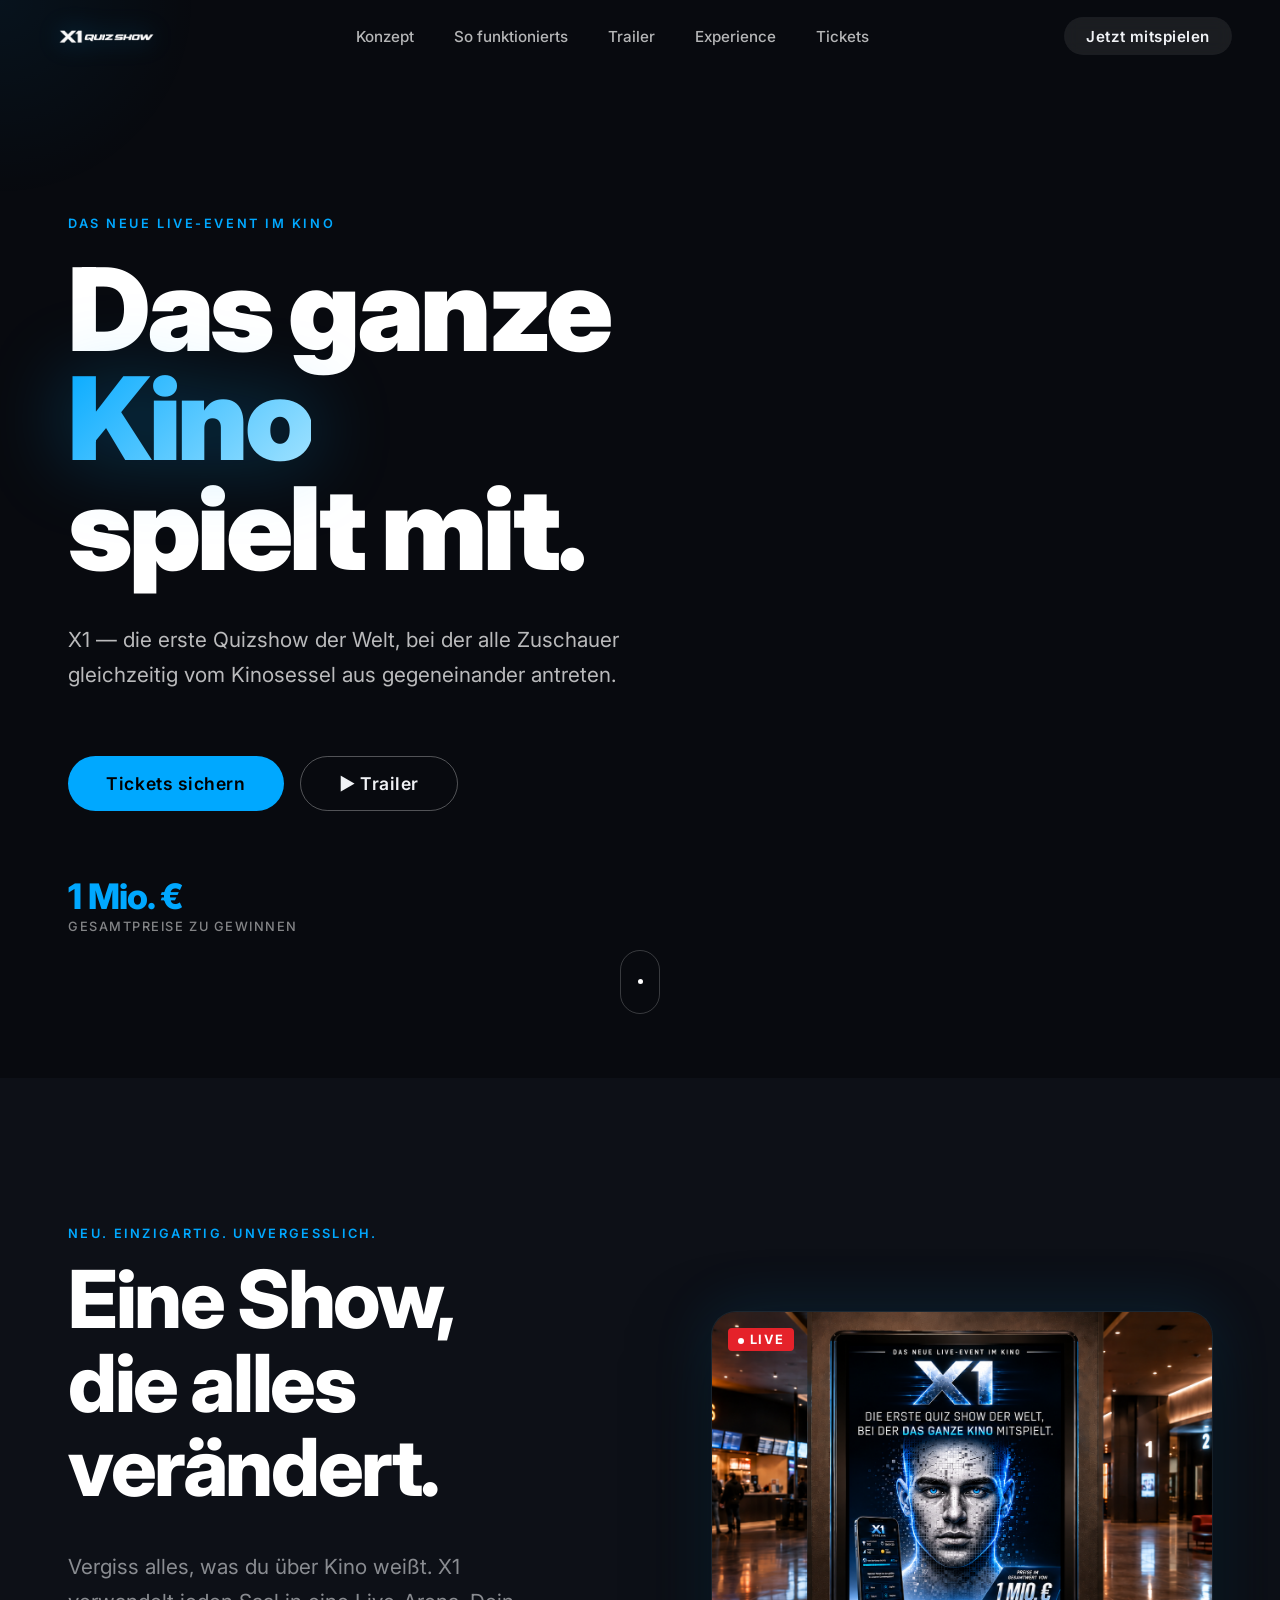
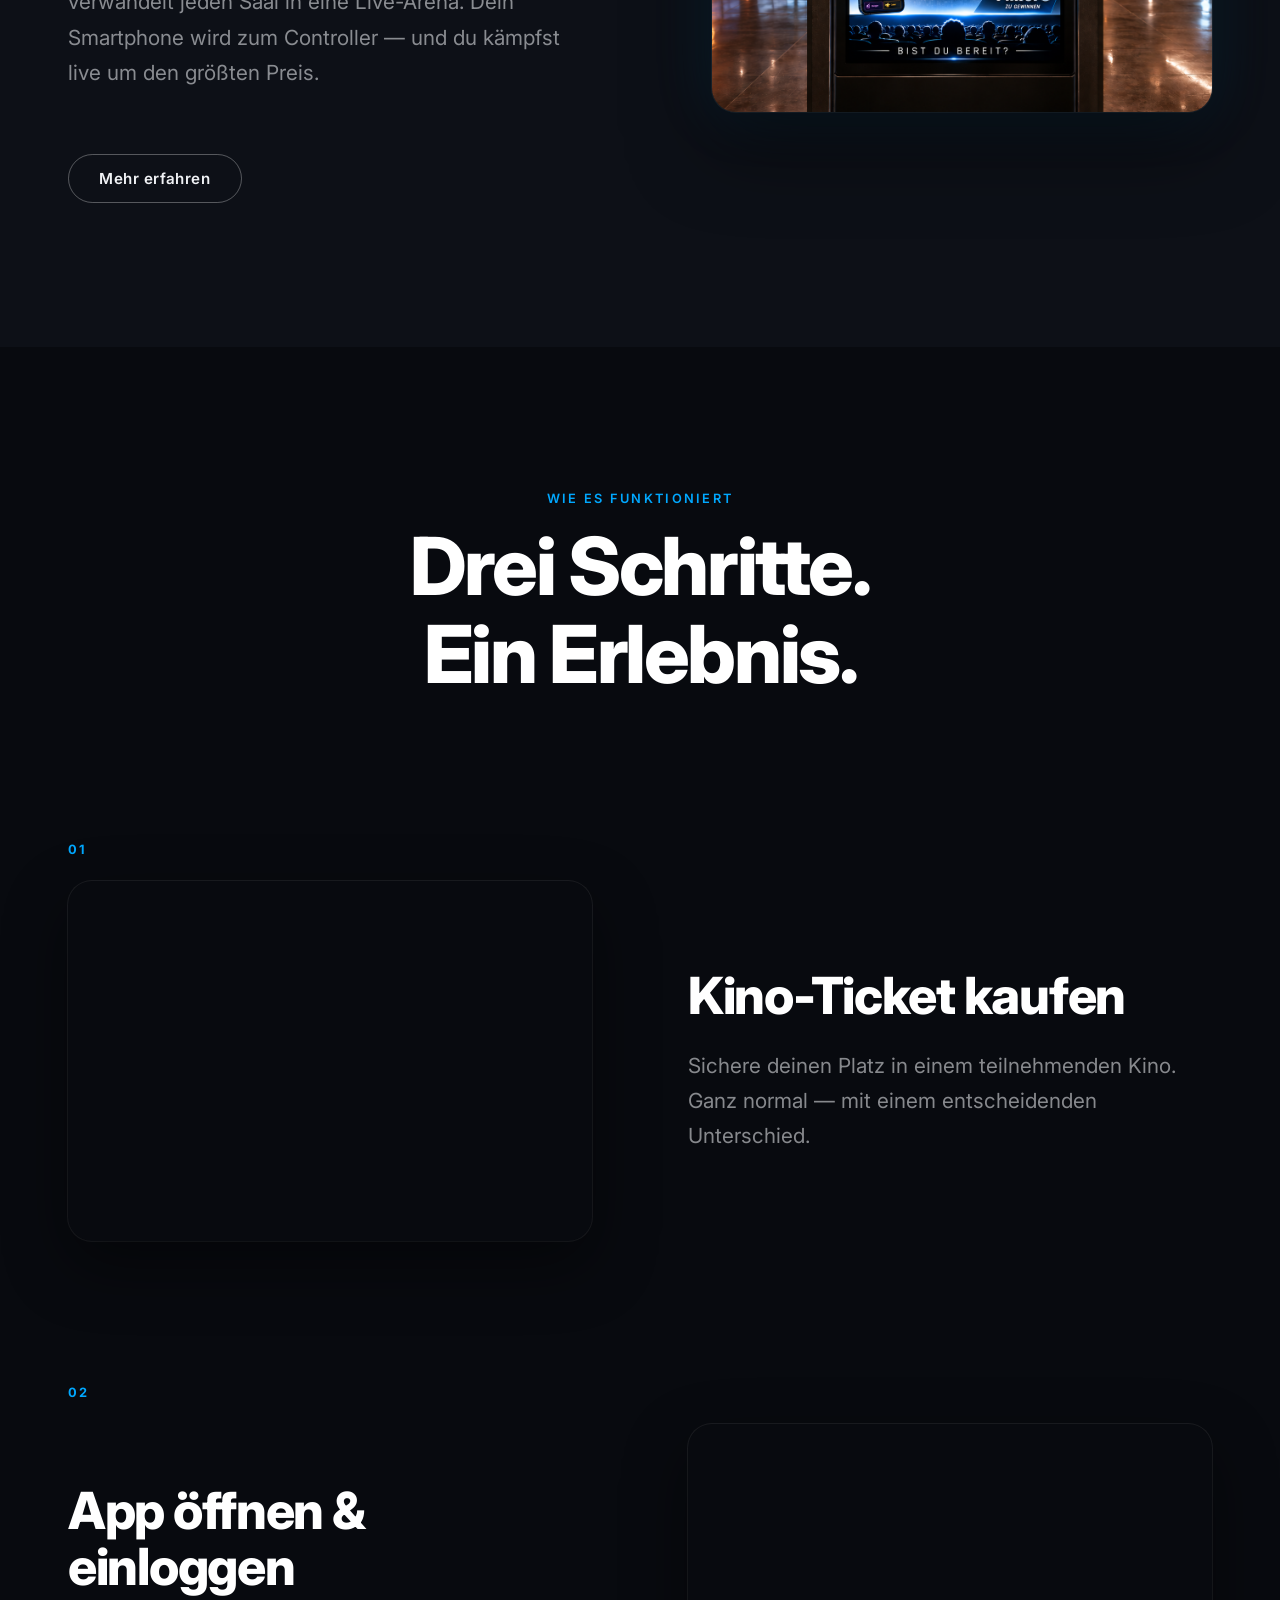
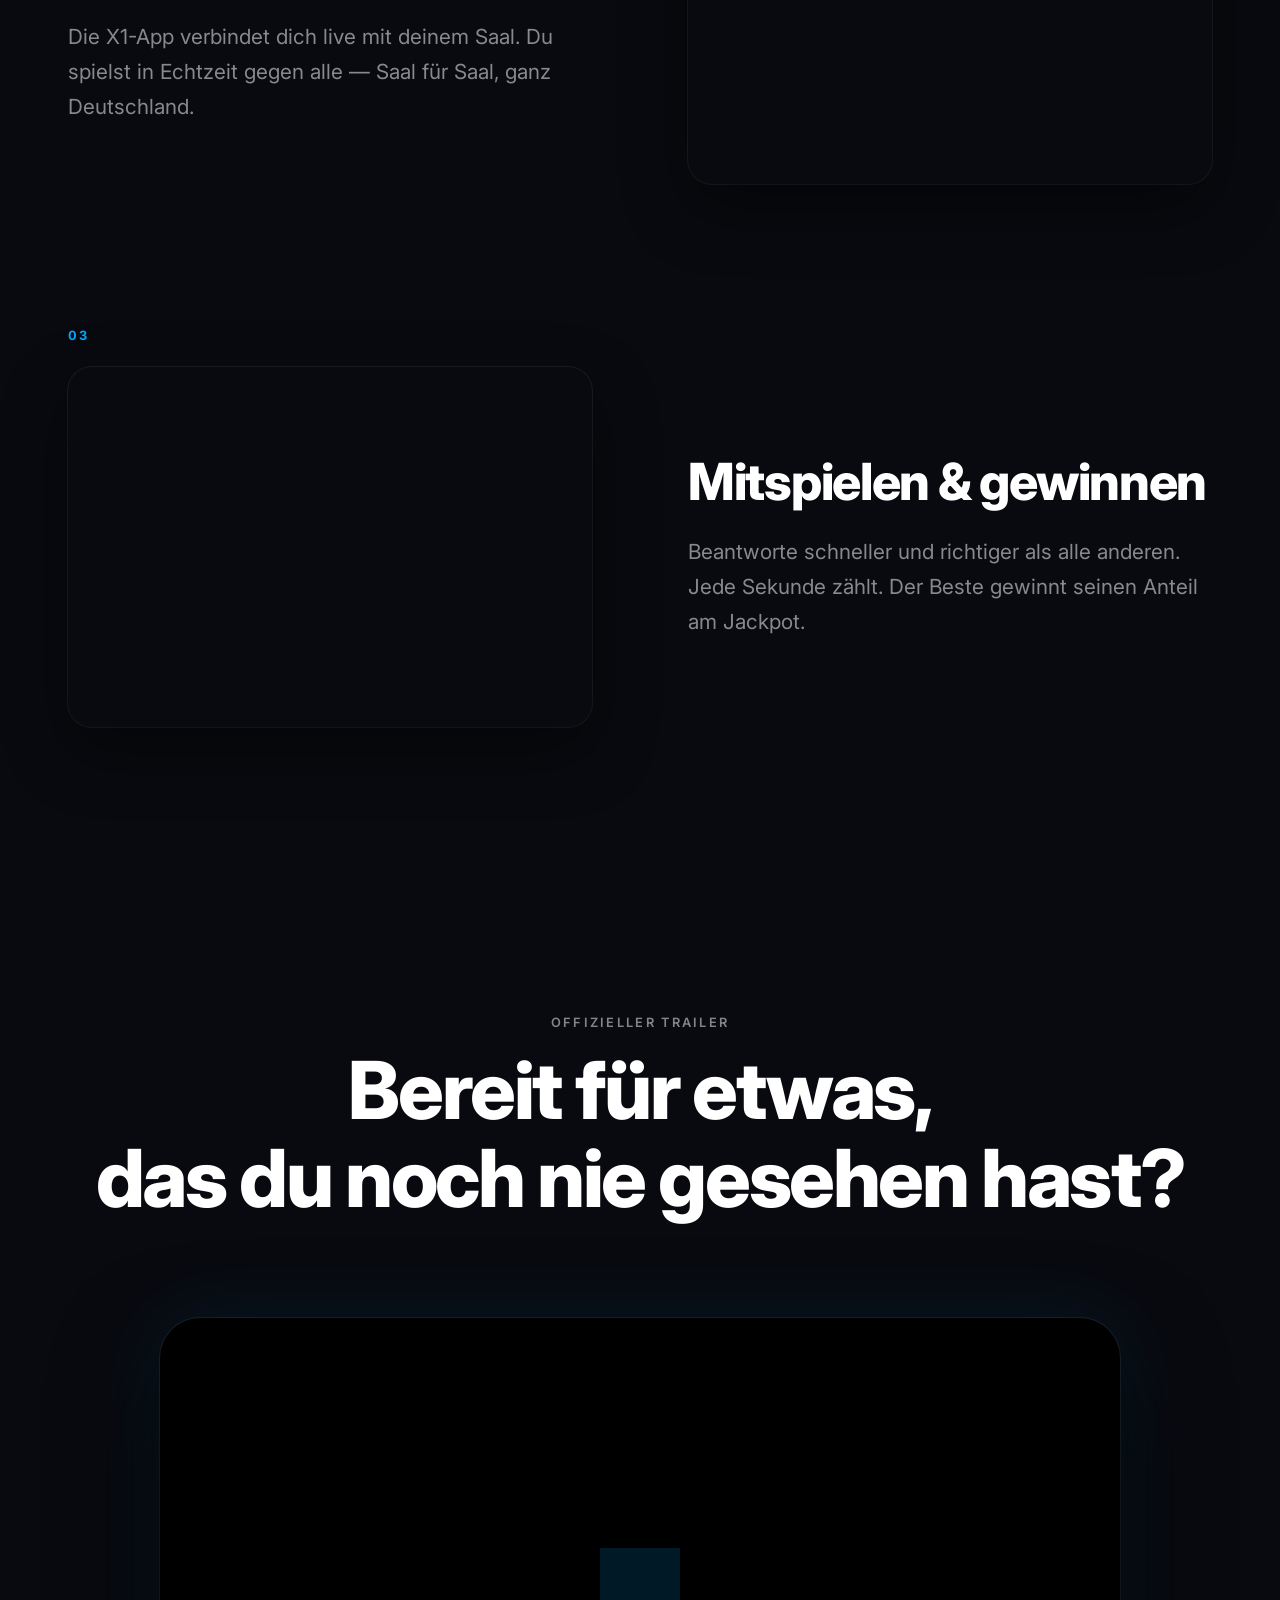
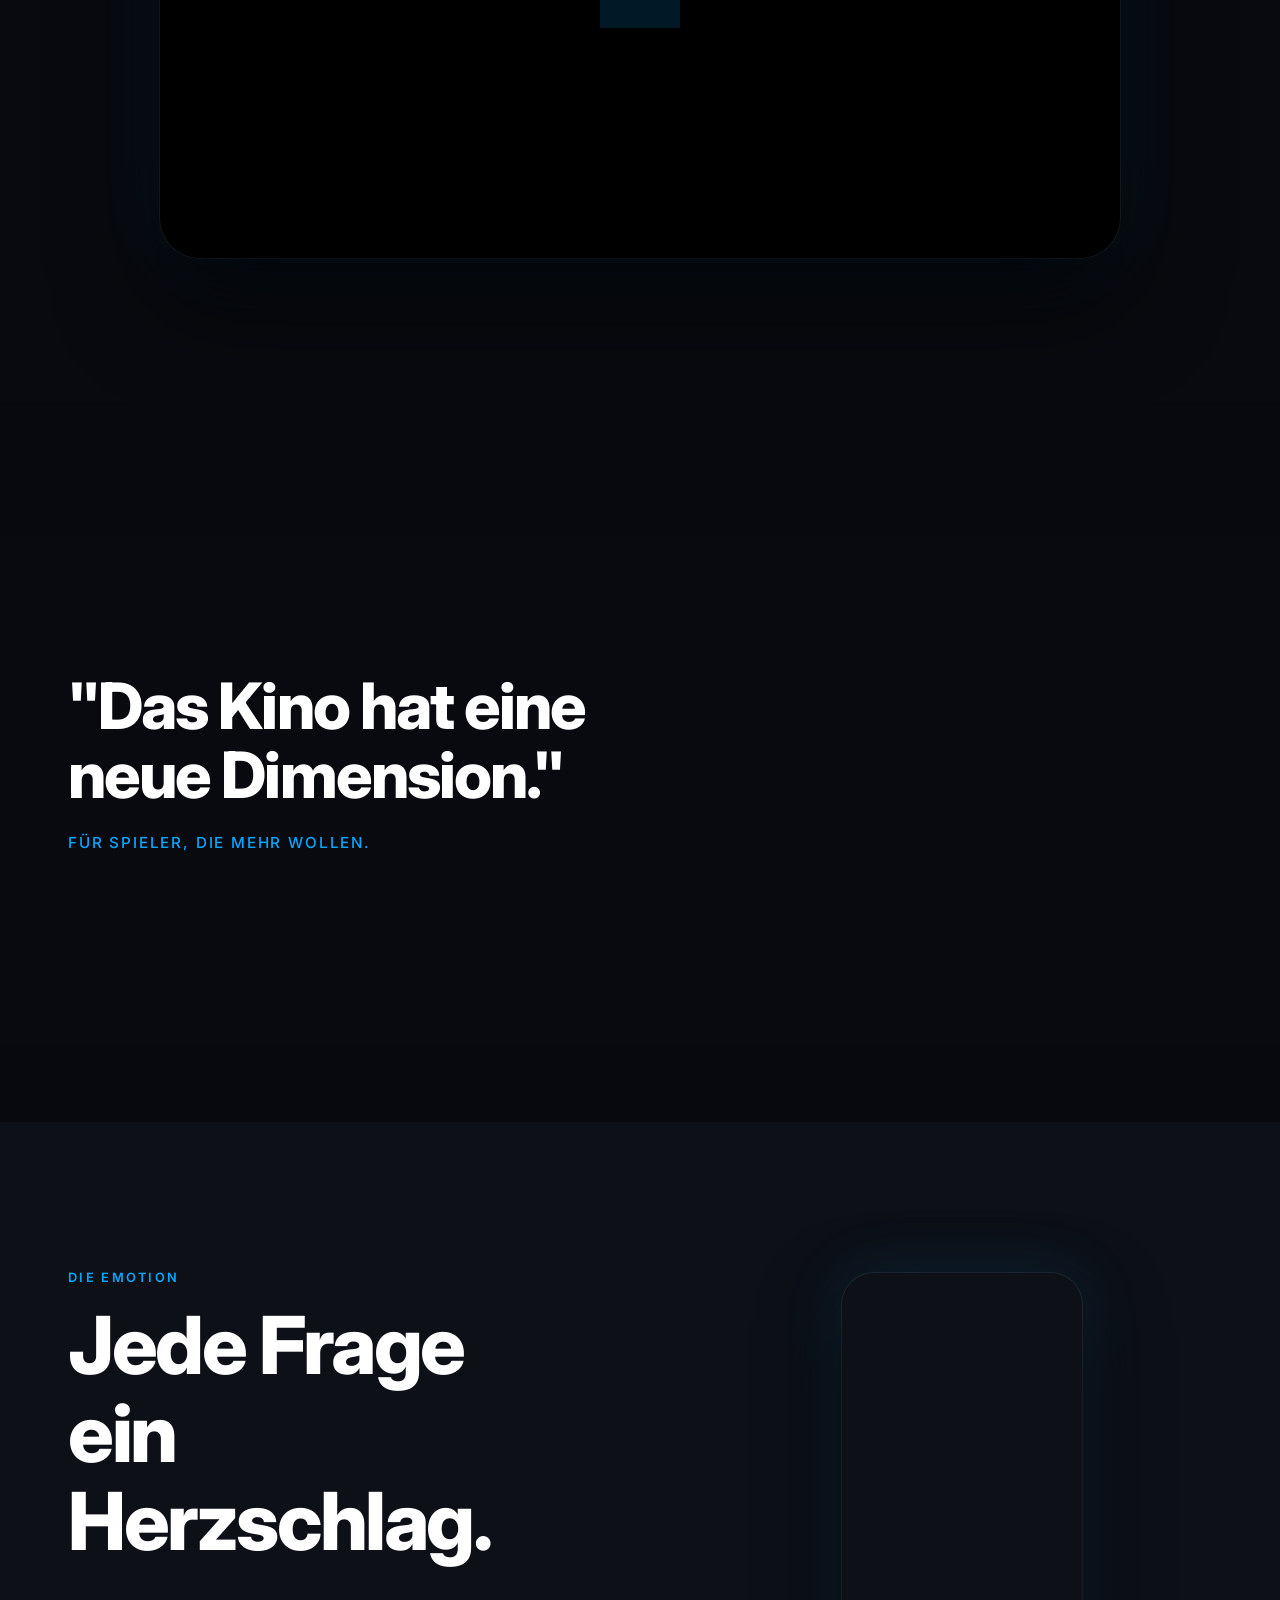
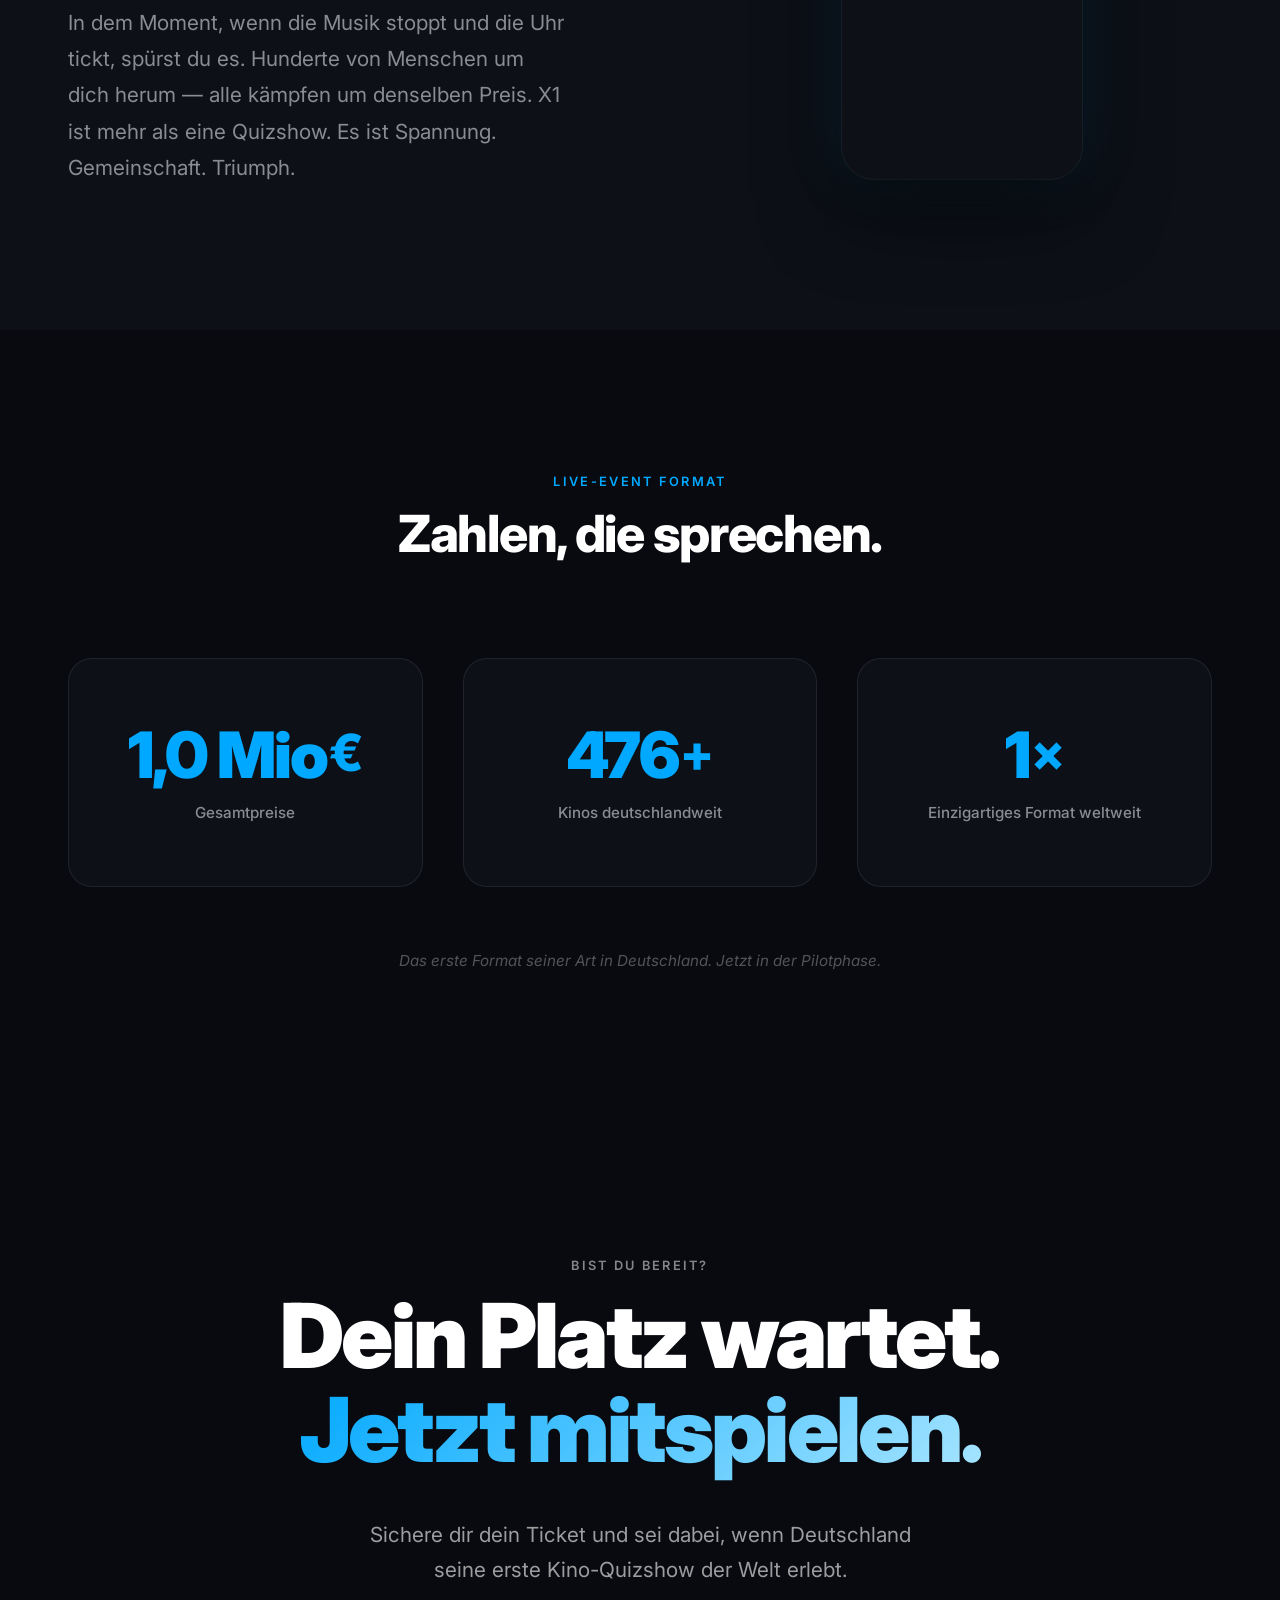
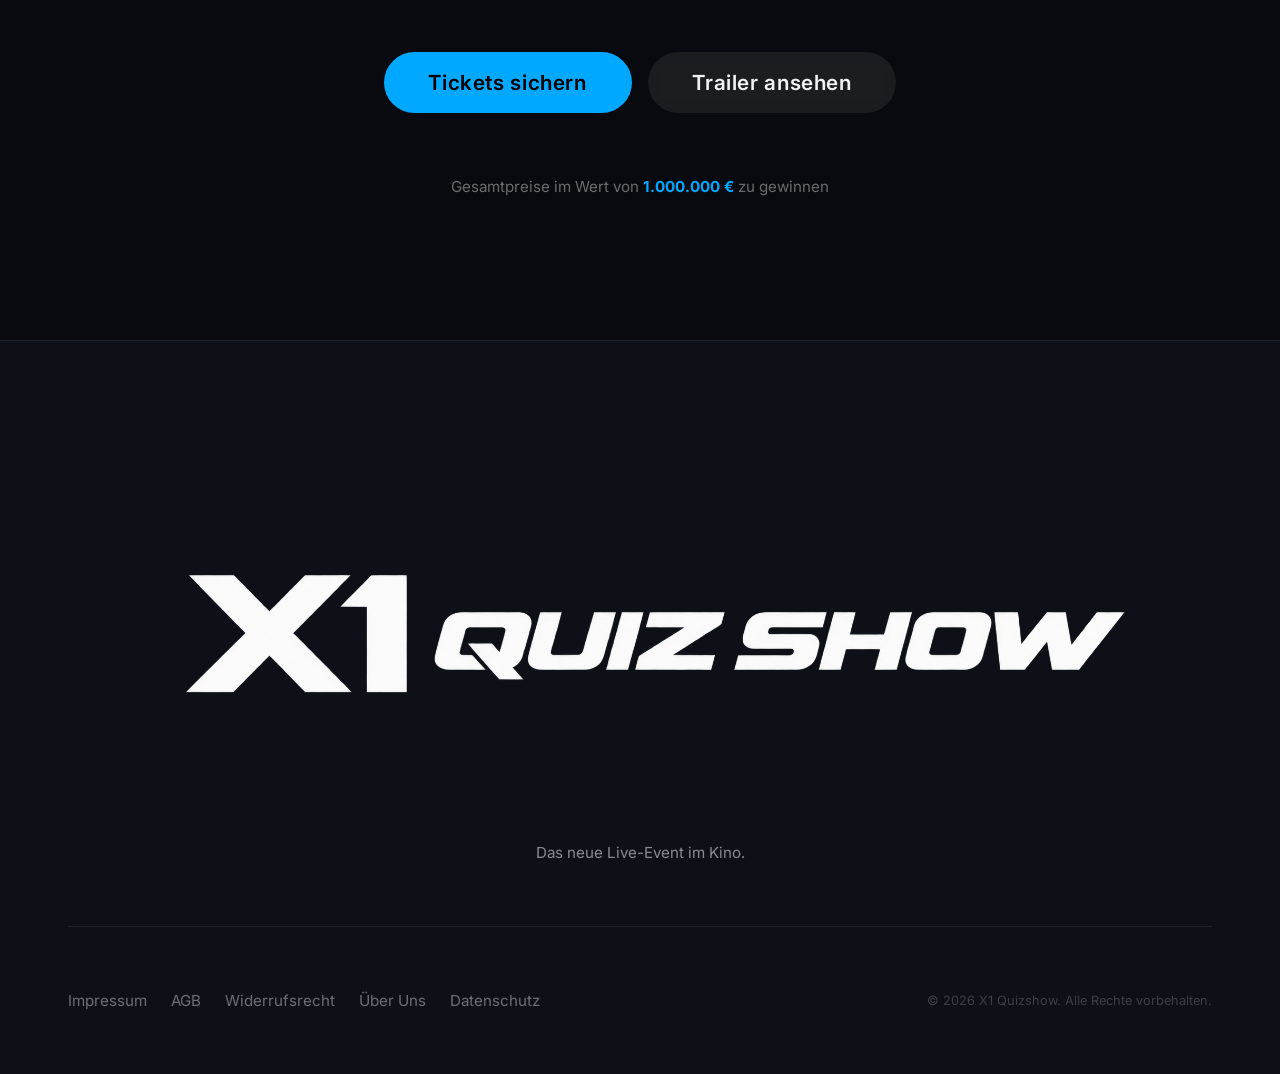
<file: index.html>
﻿<!DOCTYPE html>
<html lang="de">
<head>
  <meta charset="UTF-8" />
  <meta name="viewport" content="width=device-width, initial-scale=1.0" />
  <title>X1 Quizshow — Das neue Live-Event im Kino</title>
  <link rel="stylesheet" href="styles.css" />
  <link rel="preconnect" href="https://fonts.googleapis.com" />
  <link rel="preconnect" href="https://fonts.gstatic.com" crossorigin />
  <link href="https://fonts.googleapis.com/css2?family=Inter:ital,opsz,wght@0,14..32,100..900;1,14..32,100..900&display=swap" rel="stylesheet" />
</head>
<body>

  <!-- NAV -->
  <nav id="nav" class="nav">
    <div class="nav__inner">
      <a href="#hero" class="nav__logo">
        <img src="X1 Logo Weiss Transparent.png" alt="X1 Quizshow" class="nav__logo-img" />
      </a>
      <ul class="nav__links">
        <li><a href="#about"    class="nav__link">Konzept</a></li>
        <li><a href="#features" class="nav__link">So funktionierts</a></li>
        <li><a href="#video"    class="nav__link">Trailer</a></li>
        <li><a href="#story"    class="nav__link">Experience</a></li>
        <li><a href="#cta"      class="nav__link">Tickets</a></li>
      </ul>
      <a href="#cta" class="btn btn--ghost nav__cta">Jetzt mitspielen</a>
      <button class="nav__burger" id="navBurger" aria-label="Menu" aria-expanded="false">
        <span></span><span></span><span></span>
      </button>
    </div>
    <div class="nav__mobile" id="navMobile">
      <ul class="nav__mobile-links">
        <li><a href="#about"    class="nav__link" data-close>Konzept</a></li>
        <li><a href="#features" class="nav__link" data-close>So funktionierts</a></li>
        <li><a href="#video"    class="nav__link" data-close>Trailer</a></li>
        <li><a href="#story"    class="nav__link" data-close>Experience</a></li>
        <li><a href="#cta"      class="nav__link" data-close>Tickets</a></li>
      </ul>
      <a href="#cta" class="btn btn--primary btn--full" data-close>Jetzt mitspielen</a>
    </div>
  </nav>

  <!-- HERO -->
  <section id="hero" class="hero">
    <div class="hero__media">
      <video class="hero__video" src="https://github.com/Mubarak2-eng/X1-Gameshow/releases/download/v1.0-media/Video_01.mp4" poster="https://mubarak2-eng.github.io/X1-Gameshow/Landingpage%20Background.png" autoplay muted loop playsinline onerror="this.style.display='none'"></video>
      <div class="hero__overlay"></div>
    </div>
    <div class="hero__content">
      <p class="hero__eyebrow reveal-up delay-1">Das neue Live-Event im Kino</p>
      <h1 class="hero__headline reveal-up delay-2">
        Das ganze<br/>
        <em class="hero__headline--accent">Kino</em><br/>
        spielt mit.
      </h1>
      <p class="hero__sub reveal-up delay-3">
        X1 — die erste Quizshow der Welt, bei der alle Zuschauer<br class="bp-hide"/>
        gleichzeitig vom Kinosessel aus gegeneinander antreten.
      </p>
      <div class="hero__actions reveal-up delay-4">
        <a href="#cta"   class="btn btn--primary btn--large">Tickets sichern</a>
        <a href="#video" class="btn btn--outline btn--large">&#9654; Trailer</a>
      </div>
      <div class="hero__prize reveal-up delay-5">
        <span class="prize__amount">1 Mio. €</span>
        <span class="prize__label">Gesamtpreise zu gewinnen</span>
      </div>
    </div>
    <a href="#about" class="hero__scroll" aria-label="Weiter scrollen">
      <div class="hero__scroll-dot"></div>
    </a>
  </section>

  <!-- ABOUT -->
  <section id="about" class="about">
    <div class="container">
      <div class="about__grid">
        <div class="about__text">
          <span class="label reveal-up">Neu. Einzigartig. Unvergesslich.</span>
          <h2 class="about__headline reveal-up delay-1">Eine Show,<br/>die alles verändert.</h2>
          <p class="about__body reveal-up delay-2">
            Vergiss alles, was du über Kino weißt. X1 verwandelt jeden Saal in eine Live-Arena.
            Dein Smartphone wird zum Controller — und du kämpfst live um den größten Preis.
          </p>
          <a href="#features" class="btn btn--outline reveal-up delay-3">Mehr erfahren</a>
        </div>
        <div class="about__visual reveal-scale delay-1">
          <div class="about__card">
            <video src="https://github.com/Mubarak2-eng/X1-Gameshow/releases/download/v1.0-media/Video_06_NEW_SOUND.mp4" poster="https://mubarak2-eng.github.io/X1-Gameshow/Landingpage%20Background.png" autoplay muted loop playsinline class="about__card-video" onerror="this.closest('.about__card').style.background='#131820'"></video>
            <div class="about__card-badge">Live</div>
          </div>
        </div>
      </div>
    </div>
  </section>

  <!-- FEATURES -->
  <section id="features" class="features">
    <div class="container">
      <div class="features__intro">
        <span class="label label--center reveal-up">Wie es funktioniert</span>
        <h2 class="features__headline reveal-up delay-1">Drei Schritte.<br/>Ein Erlebnis.</h2>
      </div>
      <div class="features__list">

        <article class="feature-item reveal-up">
          <div class="fi__number">01</div>
          <div class="fi__body">
            <div class="fi__media">
              <video src="https://github.com/Mubarak2-eng/X1-Gameshow/releases/download/v1.0-media/Video_7_NEW_SOUND.mp4" autoplay muted loop playsinline class="fi__video"></video>
            </div>
            <div class="fi__text">
              <h3 class="fi__title">Kino-Ticket kaufen</h3>
              <p class="fi__desc">Sichere deinen Platz in einem teilnehmenden Kino. Ganz normal — mit einem entscheidenden Unterschied.</p>
            </div>
          </div>
        </article>

        <article class="feature-item feature-item--rev reveal-up delay-1">
          <div class="fi__number">02</div>
          <div class="fi__body fi__body--rev">
            <div class="fi__media">
              <video src="https://github.com/Mubarak2-eng/X1-Gameshow/releases/download/v1.0-media/Video_02_NEW_SOUND.mp4" autoplay muted loop playsinline class="fi__video"></video>
            </div>
            <div class="fi__text">
              <h3 class="fi__title">App öffnen &amp; einloggen</h3>
              <p class="fi__desc">Die X1-App verbindet dich live mit deinem Saal. Du spielst in Echtzeit gegen alle — Saal für Saal, ganz Deutschland.</p>
            </div>
          </div>
        </article>

        <article class="feature-item reveal-up delay-2">
          <div class="fi__number">03</div>
          <div class="fi__body">
            <div class="fi__media">
              <video src="https://github.com/Mubarak2-eng/X1-Gameshow/releases/download/v1.0-media/Video_03_NEW_SOUND_1.mp4" autoplay muted loop playsinline class="fi__video"></video>
            </div>
            <div class="fi__text">
              <h3 class="fi__title">Mitspielen &amp; gewinnen</h3>
              <p class="fi__desc">Beantworte schneller und richtiger als alle anderen. Jede Sekunde zählt. Der Beste gewinnt seinen Anteil am Jackpot.</p>
            </div>
          </div>
        </article>

      </div>
    </div>
  </section>

  <!-- VIDEO -->
  <section id="video" class="video-section">
    <div class="vs__bg">
      <video src="https://github.com/Mubarak2-eng/X1-Gameshow/releases/download/v1.0-media/Video_04.mp4" autoplay muted loop playsinline class="vs__ambient"></video>
      <div class="vs__overlay"></div>
    </div>
    <div class="container vs__inner">
      <span class="label label--light reveal-up">Offizieller Trailer</span>
      <h2 class="vs__headline reveal-up delay-1">Bereit für etwas,<br/>das du noch nie gesehen hast?</h2>
      <div class="vs__player reveal-scale delay-2" id="vsPlayer">
        <video id="mainVideo" src="https://github.com/Mubarak2-eng/X1-Gameshow/releases/download/v1.0-media/Video_05_NEW_SOUND.mp4" class="vs__main-video" preload="metadata" playsinline></video>
        <button class="vs__play-btn" id="playBtn">
          <svg viewBox="0 0 80 80" fill="none" xmlns="http://www.w3.org/2000/svg">
            <circle cx="40" cy="40" r="39" stroke="white" stroke-width="1.5" opacity="0.5"/>
            <path d="M32 26L56 40L32 54V26Z" fill="white"/>
          </svg>
        </button>
        <div class="vs__controls" id="vsControls">
          <button class="vc" id="vcToggle" aria-label="Play/Pause">
            <svg class="vc-pause" viewBox="0 0 24 24"><rect x="5" y="3" width="4" height="18" fill="white"/><rect x="15" y="3" width="4" height="18" fill="white"/></svg>
            <svg class="vc-play" viewBox="0 0 24 24"><path d="M5 3l14 9-14 9V3z" fill="white"/></svg>
          </button>
          <div class="vc-progress" id="vcProgress">
            <div class="vc-bar" id="vcBar"></div>
          </div>
          <button class="vc" id="vcMute" aria-label="Mute">
            <svg class="vc-sound" viewBox="0 0 24 24"><path d="M3 9v6h4l5 5V4L7 9H3zm13.5 3c0-1.77-1-3.29-2.5-4.03v8.05c1.48-.73 2.5-2.25 2.5-4.02zM14 3.23v2.06c2.89.86 5 3.54 5 6.71s-2.11 5.85-5 6.71v2.06c4-.91 7-4.49 7-8.77s-3-7.86-7-8.77z" fill="white"/></svg>
            <svg class="vc-muted" viewBox="0 0 24 24"><path d="M16.5 12c0-1.77-1-3.29-2.5-4.03v2.21l2.45 2.45c.03-.2.05-.41.05-.63zm2.5 0c0 .94-.2 1.82-.54 2.64l1.51 1.51C20.63 14.91 21 13.5 21 12c0-4.28-2.99-7.86-7-8.77v2.06c2.89.86 5 3.54 5 6.71zM4.27 3L3 4.27 7.73 9H3v6h4l5 5v-6.73l4.25 4.25c-.67.52-1.42.93-2.25 1.18v2.06c1.38-.31 2.63-.95 3.69-1.81L19.73 21 21 19.73l-9-9L4.27 3zM12 4L9.91 6.09 12 8.18V4z" fill="white"/></svg>
          </button>
          <button class="vc" id="vcFull" aria-label="Fullscreen">
            <svg viewBox="0 0 24 24"><path d="M7 14H5v5h5v-2H7v-3zm-2-4h2V7h3V5H5v5zm12 7h-3v2h5v-5h-2v3zM14 5v2h3v3h2V5h-5z" fill="white"/></svg>
          </button>
        </div>
      </div>
    </div>
  </section>

  <!-- STORY -->
  <section id="story" class="story">
    <div class="story__cinematic">
      <video src="https://github.com/Mubarak2-eng/X1-Gameshow/releases/download/v1.0-media/Video_7_NEW_SOUND.mp4" autoplay muted loop playsinline class="story__cin-video"></video>
      <div class="story__cin-overlay"></div>
      <div class="container story__cin-content">
        <blockquote class="story__quote reveal-up">
          <p>"Das Kino hat eine<br/>neue Dimension."</p>
          <footer>Für Spieler, die mehr wollen.</footer>
        </blockquote>
      </div>
    </div>
    <div class="story__split">
      <div class="container story__split-inner">
        <div class="story__split-text">
          <span class="label reveal-up">Die Emotion</span>
          <h2 class="story__split-h reveal-up delay-1">Jede Frage<br/>ein Herzschlag.</h2>
          <p class="story__split-p reveal-up delay-2">
            In dem Moment, wenn die Musik stoppt und die Uhr tickt, spürst du es.
            Hunderte von Menschen um dich herum — alle kämpfen um denselben Preis.
            X1 ist mehr als eine Quizshow. Es ist Spannung. Gemeinschaft. Triumph.
          </p>
        </div>
        <div class="story__split-visual reveal-scale delay-1">
          <div class="story__phone-frame">
            <video src="https://github.com/Mubarak2-eng/X1-Gameshow/releases/download/v1.0-media/Video_06_NEW_SOUND.mp4" autoplay muted loop playsinline class="story__phone-video"></video>
          </div>
        </div>
      </div>
    </div>
  </section>

  <!-- TRUST -->
  <section id="trust" class="trust">
    <div class="container">
      <span class="label label--center reveal-up">Live-Event Format</span>
      <h2 class="trust__headline reveal-up delay-1">Zahlen, die sprechen.</h2>
      <div class="trust__stats">
        <div class="trust__stat reveal-up delay-1">
          <div class="tstat__top">
            <span class="tstat__num" data-target="1000000" data-format="money">0</span>
            <span class="tstat__sfx">€</span>
          </div>
          <span class="tstat__label">Gesamtpreise</span>
        </div>
        <div class="trust__stat reveal-up delay-2">
          <div class="tstat__top">
            <span class="tstat__num" data-target="500">0</span>
            <span class="tstat__sfx">+</span>
          </div>
          <span class="tstat__label">Kinos deutschlandweit</span>
        </div>
        <div class="trust__stat reveal-up delay-3">
          <div class="tstat__top">
            <span class="tstat__num" data-target="1">0</span>
            <span class="tstat__sfx">×</span>
          </div>
          <span class="tstat__label">Einzigartiges Format weltweit</span>
        </div>
      </div>
      <p class="trust__note reveal-up delay-4">Das erste Format seiner Art in Deutschland. Jetzt in der Pilotphase.</p>
    </div>
  </section>

  <!-- CTA -->
  <section id="cta" class="cta-section">
    <div class="cta-section__bg">
      <video src="https://github.com/Mubarak2-eng/X1-Gameshow/releases/download/v1.0-media/Video_04.mp4" autoplay muted loop playsinline class="cta-bg-video"></video>
      <div class="cta-section__overlay"></div>
    </div>
    <div class="container cta-section__inner">
      <span class="label label--light reveal-up">Bist du bereit?</span>
      <h2 class="cta-section__h reveal-up delay-1">Dein Platz wartet.<br/><em class="accent">Jetzt mitspielen.</em></h2>
      <p class="cta-section__p reveal-up delay-2">
        Sichere dir dein Ticket und sei dabei, wenn Deutschland<br class="bp-hide"/>
        seine erste Kino-Quizshow der Welt erlebt.
      </p>
      <div class="cta-section__actions reveal-up delay-3">
        <a href="#" class="btn btn--primary btn--xlarge" onclick="return false;">Tickets sichern</a>
        <a href="#video" class="btn btn--ghost btn--xlarge">Trailer ansehen</a>
      </div>
      <p class="cta-section__prize reveal-up delay-4">Gesamtpreise im Wert von <strong>1.000.000 €</strong> zu gewinnen</p>
    </div>
  </section>

  <!-- FOOTER -->
  <footer class="footer">
    <div class="container">
      <div class="footer__top">
        <a href="#hero" class="footer__logo-link">
          <img src="X1 Logo Weiss Transparent.png" alt="X1 Quizshow" class="footer__logo" />
        </a>
        <p class="footer__tagline">Das neue Live-Event im Kino.</p>
      </div>
      <div class="footer__divider"></div>
      <div class="footer__bottom">
        <nav class="footer__nav">
          <a href="#" class="footer__link" onclick="return false;">Impressum</a>
          <a href="#" class="footer__link" onclick="return false;">AGB</a>
          <a href="#" class="footer__link" onclick="return false;">Widerrufsrecht</a>
          <a href="#" class="footer__link" onclick="return false;">Über Uns</a>
          <a href="#" class="footer__link" onclick="return false;">Datenschutz</a>
        </nav>
        <p class="footer__copy">&copy; 2026 X1 Quizshow. Alle Rechte vorbehalten.</p>
      </div>
    </div>
  </footer>

  <script src="main.js"></script>
</body>
</html>
</file>
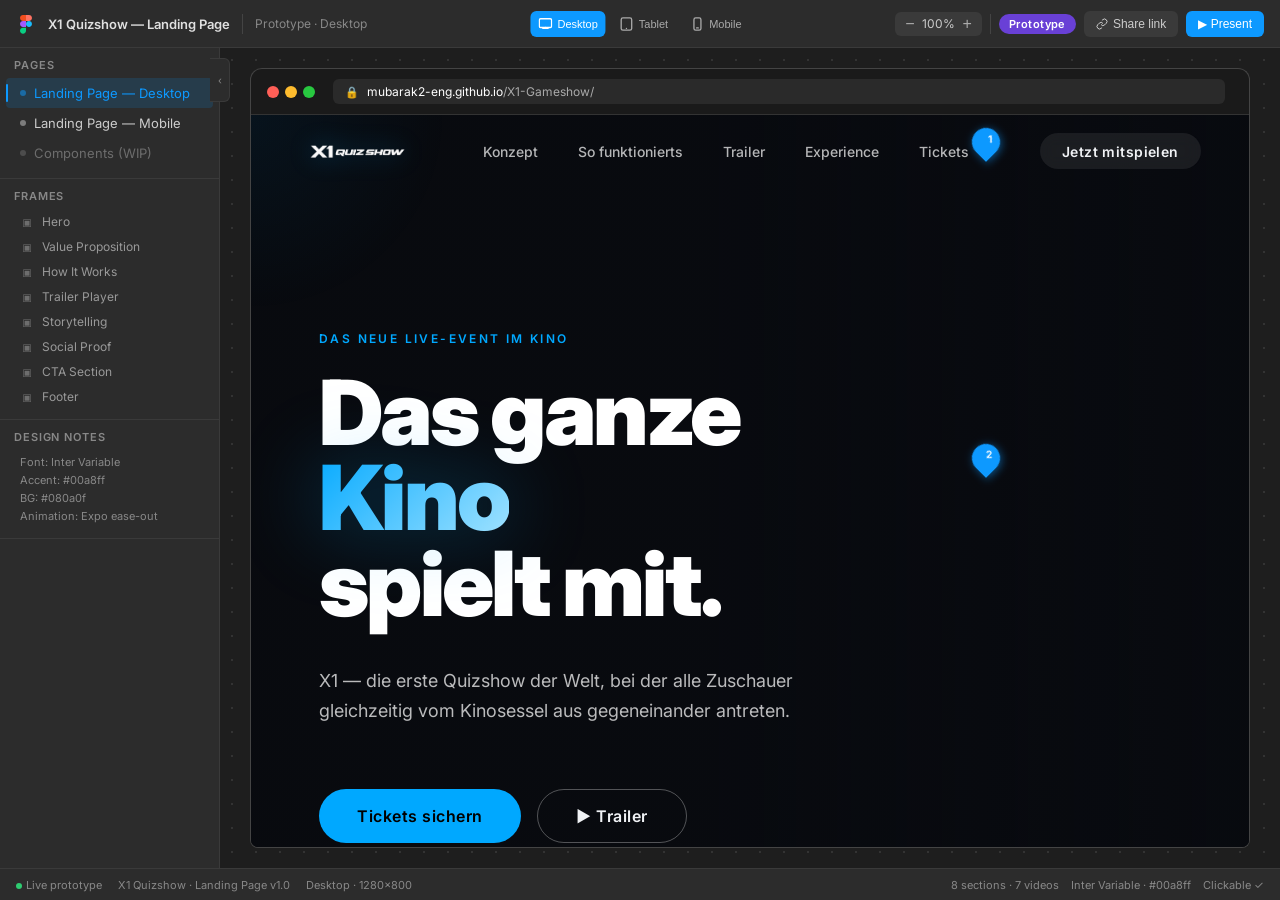
<file: prototype.html>
﻿<!DOCTYPE html>
<html lang="de">
<head>
  <meta charset="UTF-8" />
  <meta name="viewport" content="width=device-width, initial-scale=1.0" />
  <title>X1 Quizshow — Design Prototype · Figma Preview</title>
  <link rel="preconnect" href="https://fonts.googleapis.com" />
  <link href="https://fonts.googleapis.com/css2?family=Inter:wght@400;500;600;700&display=swap" rel="stylesheet" />
  <style>
    /* === RESET === */
    *, *::before, *::after { box-sizing: border-box; margin: 0; padding: 0; }
    html, body { width: 100%; height: 100%; font-family: 'Inter', system-ui, sans-serif; background: #1e1e1e; color: #fff; overflow: hidden; }

    /* === TOP BAR (Figma-style) === */
    .topbar {
      position: fixed; top: 0; left: 0; right: 0; z-index: 1000;
      height: 48px;
      background: #2c2c2c;
      border-bottom: 1px solid #3a3a3a;
      display: flex; align-items: center; justify-content: space-between;
      padding: 0 16px;
      gap: 12px;
    }

    .topbar__left { display: flex; align-items: center; gap: 12px; }
    .topbar__right { display: flex; align-items: center; gap: 8px; }
    .topbar__center {
      position: absolute; left: 50%; transform: translateX(-50%);
      display: flex; align-items: center; gap: 6px;
    }

    /* Figma logo */
    .figma-logo { width: 20px; height: 20px; flex-shrink: 0; }

    .topbar__file {
      font-size: 13px; font-weight: 600; color: #e0e0e0;
      white-space: nowrap; overflow: hidden; text-overflow: ellipsis;
      max-width: 220px;
    }
    .topbar__breadcrumb {
      font-size: 12px; color: #888;
    }
    .topbar__divider { width: 1px; height: 20px; background: #444; }

    /* Device toggle buttons */
    .device-btn {
      background: none; border: none; cursor: pointer;
      padding: 6px 8px; border-radius: 6px;
      color: #aaa; font-size: 11px; font-weight: 500;
      display: flex; align-items: center; gap: 5px;
      transition: background 0.15s, color 0.15s;
    }
    .device-btn:hover { background: #3a3a3a; color: #fff; }
    .device-btn.active { background: #0d99ff; color: #fff; }
    .device-btn svg { width: 14px; height: 14px; fill: currentColor; }

    /* Zoom control */
    .zoom-ctrl {
      display: flex; align-items: center; gap: 4px;
      background: #3a3a3a; border-radius: 6px;
      padding: 4px 8px; font-size: 12px; color: #ccc;
      user-select: none;
    }
    .zoom-btn {
      background: none; border: none; cursor: pointer;
      color: #aaa; font-size: 16px; line-height: 1; padding: 0 2px;
      transition: color 0.15s;
    }
    .zoom-btn:hover { color: #fff; }
    .zoom-val { min-width: 36px; text-align: center; font-size: 12px; }

    /* Prototype label */
    .proto-badge {
      background: #6940d6; color: #fff;
      font-size: 11px; font-weight: 600;
      padding: 3px 10px; border-radius: 100px;
      letter-spacing: 0.04em;
    }

    /* Share & Present buttons */
    .topbar-btn {
      background: #3a3a3a; border: none; border-radius: 6px;
      color: #ccc; font-size: 12px; font-weight: 500;
      padding: 6px 12px; cursor: pointer;
      transition: background 0.15s, color 0.15s;
      display: flex; align-items: center; gap: 5px;
      white-space: nowrap;
    }
    .topbar-btn:hover { background: #4a4a4a; color: #fff; }
    .topbar-btn--primary {
      background: #0d99ff; color: #fff;
    }
    .topbar-btn--primary:hover { background: #0a85e0; }

    /* === LEFT PANEL (Figma layers) === */
    .left-panel {
      position: fixed; top: 48px; left: 0; bottom: 32px;
      width: 220px; background: #2c2c2c;
      border-right: 1px solid #3a3a3a;
      overflow-y: auto; z-index: 100;
      transition: transform 0.3s ease;
    }
    .left-panel.collapsed { transform: translateX(-220px); }

    .panel-section { padding: 10px 0; border-bottom: 1px solid #3a3a3a; }
    .panel-title {
      font-size: 11px; font-weight: 600; color: #888;
      letter-spacing: 0.08em; text-transform: uppercase;
      padding: 0 14px 6px;
    }

    .page-item {
      display: flex; align-items: center; gap: 8px;
      padding: 7px 14px; cursor: pointer; font-size: 13px; color: #ccc;
      border-radius: 4px; margin: 0 6px;
      transition: background 0.12s, color 0.12s;
      position: relative;
    }
    .page-item:hover { background: #3a3a3a; color: #fff; }
    .page-item.active { background: rgba(13,153,255,0.15); color: #0d99ff; }
    .page-item.active::before {
      content: '';
      position: absolute; left: 0; top: 50%; transform: translateY(-50%);
      width: 2px; height: 60%; background: #0d99ff; border-radius: 1px;
    }
    .page-item__icon { width: 12px; height: 12px; opacity: 0.6; flex-shrink: 0; }
    .page-item__dot {
      width: 6px; height: 6px; border-radius: 50%;
      background: currentColor; opacity: 0.5; flex-shrink: 0;
    }

    /* Component thumbnails in layer panel */
    .layer-item {
      display: flex; align-items: center; gap: 8px;
      padding: 5px 14px; cursor: pointer; font-size: 12px; color: #999;
      border-radius: 4px; margin: 0 6px;
      transition: background 0.12s;
    }
    .layer-item:hover { background: #383838; color: #ddd; }
    .layer-item__icon { font-size: 10px; width: 14px; text-align: center; opacity: 0.6; }

    /* === CANVAS === */
    .canvas {
      position: fixed;
      top: 48px; left: 220px; right: 0; bottom: 32px;
      overflow: hidden;
      background: #1e1e1e;
      background-image:
        radial-gradient(circle, #333 1px, transparent 1px);
      background-size: 24px 24px;
      display: flex; align-items: center; justify-content: center;
      transition: left 0.3s ease;
    }
    .canvas.full { left: 0; }

    /* Device frame wrapper */
    .device-wrapper {
      transition: all 0.4s cubic-bezier(0.4, 0, 0.2, 1);
      transform-origin: center center;
      position: relative;
    }

    /* Desktop frame */
    .device-wrapper.desktop {
      width: min(1280px, calc(100vw - 280px));
      height: min(800px, calc(100vh - 120px));
    }

    /* Tablet frame */
    .device-wrapper.tablet {
      width: 768px;
      height: 900px;
      transform: scale(min(1, calc((100vh - 120px) / 900px)));
    }

    /* Mobile frame */
    .device-wrapper.mobile {
      width: 390px;
      height: 800px;
      transform: scale(min(1, calc((100vh - 120px) / 800px)));
    }

    /* Mac browser chrome */
    .browser-chrome {
      width: 100%; background: #1a1a1a;
      border-radius: 12px 12px 0 0;
      border: 1px solid #444;
      border-bottom: none;
      flex-shrink: 0;
    }
    .browser-titlebar {
      display: flex; align-items: center; gap: 10px;
      padding: 10px 16px;
      border-bottom: 1px solid #333;
    }
    .browser-dots { display: flex; gap: 6px; }
    .browser-dot {
      width: 12px; height: 12px; border-radius: 50%;
    }
    .browser-dot--red    { background: #ff5f57; }
    .browser-dot--yellow { background: #febc2e; }
    .browser-dot--green  { background: #28c840; }
    .browser-addressbar {
      flex: 1;
      background: #2a2a2a;
      border-radius: 6px;
      padding: 5px 12px;
      font-size: 12px; color: #888;
      display: flex; align-items: center; gap: 8px;
      margin: 0 8px;
    }
    .browser-lock { font-size: 11px; }
    .browser-url { color: #aaa; font-size: 12px; }
    .browser-url span { color: #fff; }

    /* Iframe container */
    .iframe-container {
      position: relative;
      width: 100%;
      flex: 1;
      overflow: hidden;
      border: 1px solid #444;
      border-top: none;
      border-radius: 0 0 12px 12px;
      background: #080a0f;
    }
    .desktop .iframe-container { border-radius: 0 0 8px 8px; }

    /* Mobile device frame */
    .mobile-chrome {
      background: #1a1a1a;
      border-radius: 44px;
      border: 2px solid #555;
      box-shadow: 0 0 0 1px #333, 0 30px 80px rgba(0,0,0,0.7), inset 0 0 0 1px #222;
      display: flex; flex-direction: column;
      overflow: hidden;
    }
    .mobile-notch {
      height: 36px;
      background: #1a1a1a;
      display: flex; align-items: center; justify-content: center;
      flex-shrink: 0;
    }
    .mobile-notch__pill {
      width: 80px; height: 24px;
      background: #000;
      border-radius: 0 0 16px 16px;
    }
    .mobile-iframe-wrap {
      flex: 1;
      overflow: hidden;
      position: relative;
    }
    .mobile-home-bar {
      height: 28px;
      background: #1a1a1a;
      display: flex; align-items: center; justify-content: center;
      flex-shrink: 0;
    }
    .mobile-home-bar::after {
      content: '';
      width: 120px; height: 4px;
      background: #555;
      border-radius: 2px;
    }

    /* Tablet chrome */
    .tablet-chrome {
      background: #1a1a1a;
      border-radius: 20px;
      border: 2px solid #555;
      box-shadow: 0 0 0 1px #333, 0 24px 60px rgba(0,0,0,0.7);
      display: flex; flex-direction: column;
      overflow: hidden;
    }
    .tablet-cam {
      height: 28px; background: #1a1a1a;
      display: flex; align-items: center; justify-content: center; flex-shrink: 0;
    }
    .tablet-cam::after { content: ''; width: 8px; height: 8px; background: #333; border-radius: 50%; }

    /* All iframes */
    .proto-iframe {
      width: 100%; height: 100%; border: none; display: block;
    }
    /* Scale iframe content for device views */
    .tablet .proto-iframe {
      width: 1024px;
      transform: scale(0.75);
      transform-origin: top left;
      height: 1300px;
    }
    .mobile-iframe-wrap .proto-iframe {
      width: 430px;
      transform: scale(0.907);
      transform-origin: top left;
      height: 900px;
    }

    /* === COMMENT TOOLTIPS === */
    .comment-pin {
      position: absolute;
      width: 28px; height: 28px;
      background: #0d99ff;
      border-radius: 50% 50% 50% 0;
      transform: rotate(-45deg);
      cursor: pointer;
      z-index: 200;
      box-shadow: 0 2px 8px rgba(13,153,255,0.5);
      transition: transform 0.15s, box-shadow 0.15s;
    }
    .comment-pin:hover {
      transform: rotate(-45deg) scale(1.15);
      box-shadow: 0 4px 16px rgba(13,153,255,0.7);
    }
    .comment-pin__num {
      position: absolute;
      top: 50%; left: 50%;
      transform: rotate(45deg) translate(-50%, -50%);
      font-size: 10px; font-weight: 700; color: #fff;
    }

    .comment-tooltip {
      position: absolute;
      background: #fff;
      color: #1e1e1e;
      border-radius: 8px;
      padding: 10px 14px;
      font-size: 12px;
      line-height: 1.5;
      max-width: 220px;
      box-shadow: 0 8px 24px rgba(0,0,0,0.3);
      z-index: 300;
      display: none;
      pointer-events: none;
    }
    .comment-tooltip.visible { display: block; }
    .comment-tooltip__author { font-weight: 700; font-size: 11px; color: #555; margin-bottom: 4px; }

    /* === STATUS BAR === */
    .statusbar {
      position: fixed; bottom: 0; left: 0; right: 0;
      height: 32px;
      background: #2c2c2c;
      border-top: 1px solid #3a3a3a;
      display: flex; align-items: center; justify-content: space-between;
      padding: 0 16px;
      font-size: 11px; color: #888;
      z-index: 1000;
    }
    .statusbar__left { display: flex; align-items: center; gap: 16px; }
    .statusbar__right { display: flex; align-items: center; gap: 12px; }
    .status-dot { width: 6px; height: 6px; border-radius: 50%; background: #2ecc71; display: inline-block; margin-right: 4px; }

    /* === HOTSPOT HINTS === */
    .hotspot-hint {
      position: fixed;
      bottom: 48px; left: 50%; transform: translateX(-50%);
      background: rgba(0,0,0,0.85);
      color: #fff;
      font-size: 12px;
      padding: 8px 16px;
      border-radius: 20px;
      z-index: 500;
      pointer-events: none;
      animation: hintFade 3s ease-in-out forwards;
    }
    @keyframes hintFade {
      0%   { opacity: 0; transform: translateX(-50%) translateY(4px); }
      15%  { opacity: 1; transform: translateX(-50%) translateY(0); }
      80%  { opacity: 1; }
      100% { opacity: 0; }
    }

    /* === SIDEBAR TOGGLE === */
    .sidebar-toggle {
      position: fixed;
      top: 58px; left: 210px;
      z-index: 200;
      width: 20px; height: 44px;
      background: #2c2c2c;
      border: 1px solid #3a3a3a;
      border-left: none;
      border-radius: 0 6px 6px 0;
      cursor: pointer;
      display: flex; align-items: center; justify-content: center;
      color: #888; font-size: 10px;
      transition: left 0.3s ease, color 0.15s;
    }
    .sidebar-toggle:hover { color: #fff; }
    .sidebar-toggle.collapsed { left: 0; }

    /* === PROTOTYPE MODE OVERLAY === */
    .proto-mode-overlay {
      display: none;
      position: fixed; inset: 0; z-index: 900;
      background: #000;
    }
    .proto-mode-overlay.active {
      display: block;
    }
    .proto-mode-overlay iframe {
      width: 100%; height: 100%; border: none;
    }
    .proto-mode-close {
      position: fixed;
      top: 16px; right: 16px;
      z-index: 1000;
      background: rgba(255,255,255,0.15);
      backdrop-filter: blur(8px);
      border: none; border-radius: 50%;
      width: 40px; height: 40px;
      color: #fff; font-size: 18px;
      cursor: pointer; display: flex; align-items: center; justify-content: center;
      transition: background 0.15s;
    }
    .proto-mode-close:hover { background: rgba(255,255,255,0.25); }

    /* Scrollbar */
    ::-webkit-scrollbar { width: 4px; }
    ::-webkit-scrollbar-track { background: transparent; }
    ::-webkit-scrollbar-thumb { background: #444; border-radius: 2px; }
  </style>
</head>
<body>

  <!-- ═══ TOP BAR ════════════════════════════════════════════ -->
  <div class="topbar">
    <div class="topbar__left">
      <!-- Figma-style logo -->
      <svg class="figma-logo" viewBox="0 0 38 57" fill="none" xmlns="http://www.w3.org/2000/svg">
        <path d="M19 28.5C19 23.8 22.8 20 27.5 20C32.2 20 36 23.8 36 28.5C36 33.2 32.2 37 27.5 37C22.8 37 19 33.2 19 28.5Z" fill="#1ABCFE"/>
        <path d="M2 47.5C2 42.8 5.8 39 10.5 39H19V47.5C19 52.2 15.2 56 10.5 56C5.8 56 2 52.2 2 47.5Z" fill="#0ACF83"/>
        <path d="M19 1V20H27.5C32.2 20 36 16.2 36 11.5C36 6.8 32.2 3 27.5 3H19V1Z" fill="#FF7262"/>
        <path d="M2 11.5C2 16.2 5.8 20 10.5 20H19V3H10.5C5.8 3 2 6.8 2 11.5Z" fill="#F24E1E"/>
        <path d="M2 28.5C2 33.2 5.8 37 10.5 37H19V20H10.5C5.8 20 2 23.8 2 28.5Z" fill="#A259FF"/>
      </svg>
      <span class="topbar__file">X1 Quizshow — Landing Page</span>
      <div class="topbar__divider"></div>
      <span class="topbar__breadcrumb">Prototype · Desktop</span>
    </div>

    <div class="topbar__center">
      <!-- Device toggles -->
      <button class="device-btn active" id="btnDesktop" onclick="setDevice('desktop')" title="Desktop">
        <svg viewBox="0 0 16 16"><rect x="1" y="2" width="14" height="10" rx="1.5" stroke="currentColor" stroke-width="1.5" fill="none"/><path d="M5 13h6M8 12v1" stroke="currentColor" stroke-width="1.5" stroke-linecap="round"/></svg>
        Desktop
      </button>
      <button class="device-btn" id="btnTablet" onclick="setDevice('tablet')" title="Tablet">
        <svg viewBox="0 0 16 16"><rect x="2" y="1" width="12" height="14" rx="2" stroke="currentColor" stroke-width="1.5" fill="none"/><circle cx="8" cy="13" r="0.8" fill="currentColor"/></svg>
        Tablet
      </button>
      <button class="device-btn" id="btnMobile" onclick="setDevice('mobile')" title="Mobile">
        <svg viewBox="0 0 16 16"><rect x="4" y="1" width="8" height="14" rx="2" stroke="currentColor" stroke-width="1.5" fill="none"/><path d="M7 12.5h2" stroke="currentColor" stroke-width="1.5" stroke-linecap="round"/></svg>
        Mobile
      </button>
    </div>

    <div class="topbar__right">
      <div class="zoom-ctrl">
        <button class="zoom-btn" onclick="zoom(-10)">−</button>
        <span class="zoom-val" id="zoomVal">100%</span>
        <button class="zoom-btn" onclick="zoom(10)">+</button>
      </div>
      <div class="topbar__divider"></div>
      <span class="proto-badge">Prototype</span>
      <button class="topbar-btn" onclick="copyLink()">
        <svg width="12" height="12" viewBox="0 0 24 24" fill="none" stroke="currentColor" stroke-width="2"><path d="M10 13a5 5 0 0 0 7.54.54l3-3a5 5 0 0 0-7.07-7.07l-1.72 1.71"/><path d="M14 11a5 5 0 0 0-7.54-.54l-3 3a5 5 0 0 0 7.07 7.07l1.71-1.71"/></svg>
        Share link
      </button>
      <button class="topbar-btn topbar-btn--primary" onclick="presentMode()">
        &#9654; Present
      </button>
    </div>
  </div>

  <!-- ═══ SIDEBAR TOGGLE ═══════════════════════════════════ -->
  <div class="sidebar-toggle" id="sidebarToggle" onclick="toggleSidebar()" title="Toggle panel">&#8249;</div>

  <!-- ═══ LEFT PANEL ════════════════════════════════════════ -->
  <div class="left-panel" id="leftPanel">
    <div class="panel-section">
      <p class="panel-title">Pages</p>
      <div class="page-item active">
        <div class="page-item__dot"></div>
        Landing Page — Desktop
      </div>
      <div class="page-item" onclick="setDevice('mobile')">
        <div class="page-item__dot"></div>
        Landing Page — Mobile
      </div>
      <div class="page-item" style="opacity:0.4;cursor:default;">
        <div class="page-item__dot"></div>
        Components (WIP)
      </div>
    </div>
    <div class="panel-section">
      <p class="panel-title">Frames</p>
      <div class="layer-item" onclick="scrollSection('hero')">
        <span class="layer-item__icon">▣</span> Hero
      </div>
      <div class="layer-item" onclick="scrollSection('about')">
        <span class="layer-item__icon">▣</span> Value Proposition
      </div>
      <div class="layer-item" onclick="scrollSection('features')">
        <span class="layer-item__icon">▣</span> How It Works
      </div>
      <div class="layer-item" onclick="scrollSection('video')">
        <span class="layer-item__icon">▣</span> Trailer Player
      </div>
      <div class="layer-item" onclick="scrollSection('story')">
        <span class="layer-item__icon">▣</span> Storytelling
      </div>
      <div class="layer-item" onclick="scrollSection('trust')">
        <span class="layer-item__icon">▣</span> Social Proof
      </div>
      <div class="layer-item" onclick="scrollSection('cta')">
        <span class="layer-item__icon">▣</span> CTA Section
      </div>
      <div class="layer-item" onclick="scrollSection('footer')">
        <span class="layer-item__icon">▣</span> Footer
      </div>
    </div>
    <div class="panel-section">
      <p class="panel-title">Design Notes</p>
      <div class="layer-item" style="flex-direction:column; align-items:flex-start; gap:4px; cursor:default;">
        <span style="font-size:11px;color:#888;">Font: Inter Variable</span>
        <span style="font-size:11px;color:#888;">Accent: #00a8ff</span>
        <span style="font-size:11px;color:#888;">BG: #080a0f</span>
        <span style="font-size:11px;color:#888;">Animation: Expo ease-out</span>
      </div>
    </div>
  </div>

  <!-- ═══ CANVAS ════════════════════════════════════════════ -->
  <div class="canvas" id="canvas">
    <div class="device-wrapper desktop" id="deviceWrapper">

      <!-- DESKTOP: Browser chrome -->
      <div id="desktopView" style="display:flex;flex-direction:column;height:100%;">
        <div class="browser-chrome">
          <div class="browser-titlebar">
            <div class="browser-dots">
              <div class="browser-dot browser-dot--red"></div>
              <div class="browser-dot browser-dot--yellow"></div>
              <div class="browser-dot browser-dot--green"></div>
            </div>
            <div class="browser-addressbar">
              <span class="browser-lock">🔒</span>
              <span class="browser-url"><span>mubarak2-eng.github.io</span>/X1-Gameshow/</span>
            </div>
          </div>
        </div>
        <div class="iframe-container">
          <iframe src="index.html" class="proto-iframe" id="desktopIframe" title="X1 Quizshow Desktop"></iframe>
        </div>
      </div>

      <!-- TABLET: Device chrome -->
      <div id="tabletView" style="display:none;">
        <div class="tablet-chrome" style="width:768px;height:900px;">
          <div class="tablet-cam"></div>
          <div style="flex:1;overflow:hidden;position:relative;">
            <iframe src="index.html" class="proto-iframe" id="tabletIframe" title="X1 Quizshow Tablet" style="width:1024px;transform:scale(0.75);transform-origin:top left;height:1300px;border:none;"></iframe>
          </div>
        </div>
      </div>

      <!-- MOBILE: Device chrome -->
      <div id="mobileView" style="display:none;">
        <div class="mobile-chrome" style="width:390px;height:800px;">
          <div class="mobile-notch">
            <div class="mobile-notch__pill"></div>
          </div>
          <div class="mobile-iframe-wrap" style="flex:1;overflow:hidden;position:relative;height:calc(100% - 64px);">
            <iframe src="index.html" class="proto-iframe" id="mobileIframe" title="X1 Quizshow Mobile" style="width:430px;transform:scale(0.907);transform-origin:top left;height:900px;border:none;"></iframe>
          </div>
          <div class="mobile-home-bar"></div>
        </div>
      </div>

    </div>

    <!-- Comment pins -->
    <div class="comment-pin" style="top:80px;right:280px;" id="pin1" onclick="toggleComment('c1')" title="Design note">
      <span class="comment-pin__num">1</span>
    </div>
    <div class="comment-tooltip" id="c1" style="top:116px;right:200px;">
      <div class="comment-tooltip__author">Design Note</div>
      Hero headline animates in with 5-layer stagger. Electric blue gradient on "Kino".
    </div>

    <div class="comment-pin" style="top:50%;right:280px;transform:translateY(-50%) rotate(-45deg);" id="pin2" onclick="toggleComment('c2')">
      <span class="comment-pin__num" style="transform:rotate(45deg) translate(-50%,-50%)">2</span>
    </div>
    <div class="comment-tooltip" id="c2" style="top:52%;right:220px;">
      <div class="comment-tooltip__author">Interaction Note</div>
      Custom video player with play/pause, scrub, mute & fullscreen. No native browser chrome.
    </div>
  </div>

  <!-- ═══ STATUS BAR ══════════════════════════════════════ -->
  <div class="statusbar">
    <div class="statusbar__left">
      <span><span class="status-dot"></span>Live prototype</span>
      <span>X1 Quizshow · Landing Page v1.0</span>
      <span id="statusDevice">Desktop · 1280×800</span>
    </div>
    <div class="statusbar__right">
      <span>8 sections · 7 videos</span>
      <span>Inter Variable · #00a8ff</span>
      <span>Clickable ✓</span>
    </div>
  </div>

  <!-- ═══ PRESENT MODE (fullscreen) ══════════════════════ -->
  <div class="proto-mode-overlay" id="protoOverlay">
    <iframe src="index.html" id="presentIframe" title="Present"></iframe>
    <button class="proto-mode-close" onclick="exitPresent()" title="Exit fullscreen">✕</button>
  </div>

  <script>
    'use strict';

    let currentDevice = 'desktop';
    let currentZoom = 100;
    let sidebarOpen = true;

    function setDevice(d) {
      currentDevice = d;
      const wrapper = document.getElementById('deviceWrapper');
      const canvas  = document.getElementById('canvas');

      // Toggle views
      document.getElementById('desktopView').style.display = d === 'desktop' ? 'flex' : 'none';
      document.getElementById('tabletView').style.display  = d === 'tablet'  ? 'block' : 'none';
      document.getElementById('mobileView').style.display  = d === 'mobile'  ? 'block' : 'none';

      // Update wrapper class
      wrapper.className = 'device-wrapper ' + d;

      // Update active button
      ['desktop','tablet','mobile'].forEach(x => {
        document.getElementById('btn' + x.charAt(0).toUpperCase() + x.slice(1))
          .classList.toggle('active', x === d);
      });

      // Status bar
      const dims = { desktop: '1280×800', tablet: '768×1024', mobile: '390×844' };
      document.getElementById('statusDevice').textContent =
        d.charAt(0).toUpperCase() + d.slice(1) + ' · ' + dims[d];

      // Breadcrumb
      document.querySelector('.topbar__breadcrumb').textContent =
        'Prototype · ' + d.charAt(0).toUpperCase() + d.slice(1);

      showHint('Viewing ' + d.charAt(0).toUpperCase() + d.slice(1) + ' prototype');
    }

    function zoom(delta) {
      currentZoom = Math.max(25, Math.min(200, currentZoom + delta));
      document.getElementById('zoomVal').textContent = currentZoom + '%';
      const wrapper = document.getElementById('deviceWrapper');
      const scale = currentZoom / 100;
      wrapper.style.transform = `scale(${scale})`;
    }

    function toggleSidebar() {
      sidebarOpen = !sidebarOpen;
      document.getElementById('leftPanel').classList.toggle('collapsed', !sidebarOpen);
      document.getElementById('canvas').classList.toggle('full', !sidebarOpen);
      const toggle = document.getElementById('sidebarToggle');
      toggle.classList.toggle('collapsed', !sidebarOpen);
      toggle.textContent = sidebarOpen ? '‹' : '›';
      toggle.style.left = sidebarOpen ? '210px' : '0';
    }

    function scrollSection(id) {
      // Try to scroll in whichever iframe is visible
      const iframeId = { desktop: 'desktopIframe', tablet: 'tabletIframe', mobile: 'mobileIframe' }[currentDevice];
      const iframe = document.getElementById(iframeId);
      try {
        const target = iframe.contentDocument.getElementById(id);
        if (target) target.scrollIntoView({ behavior: 'smooth' });
      } catch(e) {}
    }

    function copyLink() {
      const url = 'https://mubarak2-eng.github.io/X1-Gameshow/';
      navigator.clipboard.writeText(url).then(() => {
        showHint('Link copied to clipboard ✓');
      }).catch(() => {
        showHint('https://mubarak2-eng.github.io/X1-Gameshow/');
      });
    }

    function presentMode() {
      document.getElementById('protoOverlay').classList.add('active');
      document.documentElement.requestFullscreen && document.documentElement.requestFullscreen();
    }

    function exitPresent() {
      document.getElementById('protoOverlay').classList.remove('active');
      document.exitFullscreen && document.exitFullscreen();
    }

    function toggleComment(id) {
      document.querySelectorAll('.comment-tooltip').forEach(t => {
        if (t.id !== id) t.classList.remove('visible');
      });
      document.getElementById(id).classList.toggle('visible');
    }

    function showHint(msg) {
      const existing = document.querySelector('.hotspot-hint');
      if (existing) existing.remove();
      const hint = document.createElement('div');
      hint.className = 'hotspot-hint';
      hint.textContent = msg;
      document.body.appendChild(hint);
      setTimeout(() => hint.remove(), 3200);
    }

    // Hide comment tooltips when clicking canvas
    document.getElementById('canvas').addEventListener('click', e => {
      if (!e.target.classList.contains('comment-pin') && !e.target.classList.contains('comment-pin__num')) {
        document.querySelectorAll('.comment-tooltip').forEach(t => t.classList.remove('visible'));
      }
    });

    // ESC to exit present mode
    document.addEventListener('keydown', e => {
      if (e.key === 'Escape') exitPresent();
    });

    // Show opening hint
    setTimeout(() => showHint('Click ▶ Present for fullscreen · Use device buttons to switch views'), 1000);
  </script>

</body>
</html>
</file>
<file: styles.css>
﻿/* =========================================================
   X1 QUIZSHOW — PREMIUM LANDING PAGE CSS
   Design System: Dark cinematic, electric blue accent
   ========================================================= */

/* --- RESET & BASE ---------------------------------------- */
*, *::before, *::after { box-sizing: border-box; margin: 0; padding: 0; }

:root {
  --c-bg:         #080a0f;
  --c-surface:    #0d1017;
  --c-surface-2:  #131820;
  --c-border:     rgba(255,255,255,0.08);
  --c-text:       #f0f2f5;
  --c-muted:      rgba(240,242,245,0.55);
  --c-accent:     #00a8ff;
  --c-accent-dim: rgba(0,168,255,0.15);
  --c-accent-glow:rgba(0,168,255,0.35);
  --c-white:      #ffffff;
  --c-black:      #000000;

  --f-sans: 'Inter', system-ui, -apple-system, sans-serif;

  --fs-xs:   clamp(0.7rem,  1.2vw, 0.8rem);
  --fs-sm:   clamp(0.85rem, 1.4vw, 0.95rem);
  --fs-base: clamp(1rem,    1.6vw, 1.1rem);
  --fs-lg:   clamp(1.1rem,  1.8vw, 1.3rem);
  --fs-xl:   clamp(1.3rem,  2.2vw, 1.6rem);
  --fs-2xl:  clamp(1.7rem,  3vw,   2.2rem);
  --fs-3xl:  clamp(2.2rem,  4.5vw, 3.2rem);
  --fs-4xl:  clamp(3rem,    6.5vw, 5rem);
  --fs-5xl:  clamp(3.8rem,  9vw,   7.5rem);

  --sp-xs:  0.5rem;
  --sp-sm:  1rem;
  --sp-md:  1.5rem;
  --sp-lg:  2.5rem;
  --sp-xl:  4rem;
  --sp-2xl: 6rem;
  --sp-3xl: 9rem;

  --radius-sm:  8px;
  --radius-md:  16px;
  --radius-lg:  24px;
  --radius-xl:  40px;

  --ease-out-expo: cubic-bezier(0.19, 1, 0.22, 1);
  --ease-in-out:   cubic-bezier(0.4, 0, 0.2, 1);
  --duration-fast: 200ms;
  --duration-std:  400ms;
  --duration-slow: 700ms;
  --duration-xslow:1200ms;
}

html {
  font-family: var(--f-sans);
  background: var(--c-bg);
  color: var(--c-text);
  scroll-behavior: smooth;
  -webkit-font-smoothing: antialiased;
  -moz-osx-font-smoothing: grayscale;
  overflow-x: hidden;
}

body { overflow-x: hidden; }

img, video { display: block; max-width: 100%; }

a { text-decoration: none; color: inherit; }

ul { list-style: none; }

.container {
  width: 100%;
  max-width: 1240px;
  margin: 0 auto;
  padding: 0 clamp(1.25rem, 5vw, 3rem);
}

.bp-hide { display: inline; }

/* --- LABEL ----------------------------------------------- */
.label {
  display: inline-block;
  font-size: var(--fs-xs);
  font-weight: 600;
  letter-spacing: 0.18em;
  text-transform: uppercase;
  color: var(--c-accent);
  margin-bottom: var(--sp-sm);
}
.label--light { color: rgba(255,255,255,0.5); }
.label--center { display: block; text-align: center; }

/* --- BUTTONS --------------------------------------------- */
.btn {
  display: inline-flex;
  align-items: center;
  justify-content: center;
  gap: 0.5rem;
  font-family: var(--f-sans);
  font-size: var(--fs-sm);
  font-weight: 600;
  letter-spacing: 0.03em;
  border-radius: 100px;
  cursor: pointer;
  border: none;
  transition:
    transform var(--duration-fast) var(--ease-out-expo),
    box-shadow var(--duration-fast) var(--ease-out-expo),
    background var(--duration-fast) var(--ease-in-out),
    opacity var(--duration-fast);
  white-space: nowrap;
  padding: 0.85rem 1.9rem;
}

.btn:hover  { transform: translateY(-2px); }
.btn:active { transform: translateY(0); }

.btn--primary {
  background: var(--c-accent);
  color: #000;
  box-shadow: 0 0 0 0 var(--c-accent-glow);
}
.btn--primary:hover {
  background: #29b8ff;
  box-shadow: 0 8px 32px var(--c-accent-glow);
}

.btn--outline {
  background: transparent;
  color: var(--c-text);
  border: 1.5px solid rgba(255,255,255,0.3);
}
.btn--outline:hover {
  border-color: var(--c-accent);
  color: var(--c-accent);
}

.btn--ghost {
  background: rgba(255,255,255,0.08);
  color: var(--c-text);
  backdrop-filter: blur(8px);
}
.btn--ghost:hover { background: rgba(255,255,255,0.14); }

.btn--large  { padding: 1rem 2.4rem; font-size: var(--fs-base); }
.btn--xlarge { padding: 1.15rem 2.8rem; font-size: var(--fs-lg); }
.btn--full   { width: 100%; }

/* --- SCROLL REVEAL ANIMATIONS ---------------------------- */
.reveal-up,
.reveal-scale {
  opacity: 0;
  transform: translateY(40px);
  transition:
    opacity var(--duration-xslow) var(--ease-out-expo),
    transform var(--duration-xslow) var(--ease-out-expo);
}

.reveal-scale {
  transform: scale(0.94) translateY(30px);
}

.reveal-up.in-view,
.reveal-scale.in-view {
  opacity: 1;
  transform: none;
}

.delay-1 { transition-delay: 100ms; }
.delay-2 { transition-delay: 200ms; }
.delay-3 { transition-delay: 320ms; }
.delay-4 { transition-delay: 460ms; }
.delay-5 { transition-delay: 600ms; }

/* --- NAVIGATION ------------------------------------------ */
.nav {
  position: fixed;
  top: 0; left: 0; right: 0;
  z-index: 100;
  transition:
    background var(--duration-std) var(--ease-in-out),
    backdrop-filter var(--duration-std) var(--ease-in-out),
    box-shadow var(--duration-std) var(--ease-in-out);
}

.nav.scrolled {
  background: rgba(8,10,15,0.88);
  backdrop-filter: blur(20px) saturate(160%);
  -webkit-backdrop-filter: blur(20px) saturate(160%);
  box-shadow: 0 1px 0 var(--c-border);
}

.nav__inner {
  display: flex;
  align-items: center;
  justify-content: space-between;
  height: 72px;
  padding: 0 clamp(1.25rem, 5vw, 3rem);
  max-width: 1400px;
  margin: 0 auto;
}

.nav__logo { display: flex; align-items: center; }
.nav__logo-img {
  height: 38px;
  width: auto;
  filter: drop-shadow(0 0 12px var(--c-accent-glow));
  transition: filter var(--duration-std);
}
.nav__logo:hover .nav__logo-img { filter: drop-shadow(0 0 18px var(--c-accent)); }

.nav__links {
  display: flex;
  gap: var(--sp-lg);
  align-items: center;
}

.nav__link {
  font-size: var(--fs-sm);
  font-weight: 500;
  color: rgba(255,255,255,0.7);
  transition: color var(--duration-fast);
  position: relative;
}
.nav__link::after {
  content: '';
  position: absolute;
  bottom: -4px; left: 0; right: 0;
  height: 1.5px;
  background: var(--c-accent);
  transform: scaleX(0);
  transform-origin: left;
  transition: transform var(--duration-std) var(--ease-out-expo);
}
.nav__link:hover { color: var(--c-white); }
.nav__link:hover::after { transform: scaleX(1); }

.nav__cta { padding: 0.6rem 1.4rem; font-size: var(--fs-sm); }

.nav__burger {
  display: none;
  flex-direction: column;
  gap: 5px;
  background: none;
  border: none;
  cursor: pointer;
  padding: 8px;
}
.nav__burger span {
  display: block;
  width: 24px; height: 1.5px;
  background: var(--c-text);
  border-radius: 2px;
  transition: transform var(--duration-std) var(--ease-out-expo), opacity var(--duration-fast);
}

.nav__burger.open span:nth-child(1) { transform: translateY(6.5px) rotate(45deg); }
.nav__burger.open span:nth-child(2) { opacity: 0; }
.nav__burger.open span:nth-child(3) { transform: translateY(-6.5px) rotate(-45deg); }

.nav__mobile {
  display: none;
  flex-direction: column;
  gap: var(--sp-md);
  padding: var(--sp-md) clamp(1.25rem, 5vw, 3rem) var(--sp-lg);
  background: rgba(8,10,15,0.97);
  backdrop-filter: blur(24px);
  -webkit-backdrop-filter: blur(24px);
  border-top: 1px solid var(--c-border);
  max-height: 0;
  overflow: hidden;
  transition: max-height var(--duration-slow) var(--ease-out-expo), padding var(--duration-slow);
}
.nav__mobile.open {
  max-height: 500px;
}
.nav__mobile-links { display: flex; flex-direction: column; gap: var(--sp-sm); }
.nav__mobile-links .nav__link { font-size: var(--fs-lg); padding: var(--sp-xs) 0; }

/* --- HERO ------------------------------------------------- */
.hero {
  position: relative;
  width: 100%;
  min-height: 100svh;
  display: flex;
  align-items: center;
  overflow: hidden;
}

.hero__media {
  position: absolute;
  inset: 0;
}

.hero__video {
  width: 100%; height: 100%;
  object-fit: cover;
  object-position: center;
}

.hero__overlay {
  position: absolute;
  inset: 0;
  background:
    linear-gradient(to right, rgba(8,10,15,0.92) 45%, rgba(8,10,15,0.3) 100%),
    linear-gradient(to top, rgba(8,10,15,0.9) 0%, transparent 50%);
}

.hero__content {
  position: relative;
  z-index: 2;
  max-width: 780px;
  padding: calc(72px + var(--sp-3xl)) clamp(1.25rem, 5vw, 3rem) var(--sp-3xl);
  margin: 0 auto 0 calc(max(1.25rem, (100vw - 1400px) / 2 + clamp(1.25rem, 5vw, 3rem)));
}

.hero__eyebrow {
  font-size: var(--fs-xs);
  font-weight: 600;
  letter-spacing: 0.2em;
  text-transform: uppercase;
  color: var(--c-accent);
  margin-bottom: var(--sp-md);
  display: block;
}

.hero__headline {
  font-size: var(--fs-5xl);
  font-weight: 900;
  line-height: 0.95;
  letter-spacing: -0.03em;
  color: var(--c-white);
  margin-bottom: var(--sp-lg);
}

.hero__headline--accent {
  font-style: normal;
  background: linear-gradient(135deg, var(--c-accent) 0%, #a8e5ff 100%);
  -webkit-background-clip: text;
  -webkit-text-fill-color: transparent;
  background-clip: text;
  filter: drop-shadow(0 0 40px var(--c-accent-glow));
}

.hero__sub {
  font-size: var(--fs-lg);
  font-weight: 400;
  line-height: 1.65;
  color: rgba(255,255,255,0.72);
  margin-bottom: var(--sp-xl);
  max-width: 560px;
}

.hero__actions {
  display: flex;
  flex-wrap: wrap;
  gap: var(--sp-sm);
  margin-bottom: var(--sp-xl);
}

.hero__prize {
  display: flex;
  flex-direction: column;
  gap: 2px;
}

.prize__amount {
  font-size: var(--fs-2xl);
  font-weight: 800;
  color: var(--c-accent);
  letter-spacing: -0.02em;
}

.prize__label {
  font-size: var(--fs-xs);
  font-weight: 500;
  color: rgba(255,255,255,0.5);
  text-transform: uppercase;
  letter-spacing: 0.12em;
}

.hero__scroll {
  position: absolute;
  bottom: var(--sp-xl);
  left: 50%;
  transform: translateX(-50%);
  z-index: 2;
  display: flex;
  align-items: center;
  justify-content: center;
  width: 40px; height: 64px;
  border: 1.5px solid rgba(255,255,255,0.2);
  border-radius: 100px;
  transition: border-color var(--duration-fast);
}
.hero__scroll:hover { border-color: var(--c-accent); }
.hero__scroll-dot {
  width: 5px; height: 5px;
  background: var(--c-white);
  border-radius: 50%;
  animation: scrollPulse 2s ease-in-out infinite;
}

@keyframes scrollPulse {
  0%   { transform: translateY(-10px); opacity: 1; }
  100% { transform: translateY(10px);  opacity: 0; }
}

/* --- ABOUT ----------------------------------------------- */
.about {
  padding: var(--sp-3xl) 0;
  background: var(--c-surface);
}

.about__grid {
  display: grid;
  grid-template-columns: 1fr 1fr;
  gap: var(--sp-3xl);
  align-items: center;
}

.about__text { max-width: 520px; }

.about__headline {
  font-size: var(--fs-4xl);
  font-weight: 800;
  line-height: 1.05;
  letter-spacing: -0.03em;
  color: var(--c-white);
  margin-bottom: var(--sp-lg);
}

.about__body {
  font-size: var(--fs-lg);
  line-height: 1.7;
  color: var(--c-muted);
  margin-bottom: var(--sp-xl);
}

.about__visual { display: flex; justify-content: center; }

.about__card {
  position: relative;
  width: 100%;
  max-width: 540px;
  border-radius: var(--radius-lg);
  overflow: hidden;
  box-shadow:
    0 32px 80px rgba(0,0,0,0.5),
    0 0 0 1px var(--c-border),
    0 0 60px var(--c-accent-dim);
  transition: transform var(--duration-slow) var(--ease-out-expo), box-shadow var(--duration-slow);
}
.about__card:hover {
  transform: translateY(-6px) scale(1.01);
  box-shadow:
    0 48px 100px rgba(0,0,0,0.6),
    0 0 0 1px rgba(0,168,255,0.2),
    0 0 80px var(--c-accent-dim);
}
.about__card-video { width: 100%; height: 400px; object-fit: cover; }
.about__card-badge {
  position: absolute;
  top: 16px; left: 16px;
  background: #e5222a;
  color: #fff;
  font-size: var(--fs-xs);
  font-weight: 700;
  letter-spacing: 0.1em;
  text-transform: uppercase;
  padding: 4px 10px;
  border-radius: 4px;
}
.about__card-badge::before {
  content: '';
  display: inline-block;
  width: 6px; height: 6px;
  background: #fff;
  border-radius: 50%;
  margin-right: 6px;
  vertical-align: middle;
  animation: livePulse 1.5s ease-in-out infinite;
}
@keyframes livePulse {
  0%, 100% { opacity: 1; }
  50% { opacity: 0.3; }
}

/* --- FEATURES -------------------------------------------- */
.features {
  padding: var(--sp-3xl) 0;
  background: var(--c-bg);
}

.features__intro {
  text-align: center;
  margin-bottom: var(--sp-3xl);
}

.features__headline {
  font-size: var(--fs-4xl);
  font-weight: 800;
  line-height: 1.1;
  letter-spacing: -0.03em;
  color: var(--c-white);
}

.features__list { display: flex; flex-direction: column; gap: var(--sp-3xl); }

.feature-item {}

.fi__number {
  font-size: var(--fs-xs);
  font-weight: 700;
  letter-spacing: 0.15em;
  color: var(--c-accent);
  margin-bottom: var(--sp-md);
}

.fi__body {
  display: grid;
  grid-template-columns: 1fr 1fr;
  gap: var(--sp-2xl);
  align-items: center;
}
.fi__body--rev { direction: rtl; }
.fi__body--rev > * { direction: ltr; }

.fi__media {
  border-radius: var(--radius-lg);
  overflow: hidden;
  box-shadow: 0 24px 64px rgba(0,0,0,0.45), 0 0 0 1px var(--c-border);
  transition: transform var(--duration-slow) var(--ease-out-expo);
}
.fi__media:hover { transform: scale(1.02); }
.fi__video { width: 100%; height: 360px; object-fit: cover; }

.fi__title {
  font-size: var(--fs-3xl);
  font-weight: 800;
  line-height: 1.1;
  letter-spacing: -0.025em;
  color: var(--c-white);
  margin-bottom: var(--sp-md);
}

.fi__desc {
  font-size: var(--fs-lg);
  line-height: 1.7;
  color: var(--c-muted);
}

/* --- VIDEO SECTION --------------------------------------- */
.video-section {
  position: relative;
  padding: var(--sp-3xl) 0;
  overflow: hidden;
}

.vs__bg {
  position: absolute;
  inset: 0;
}
.vs__ambient {
  width: 100%; height: 100%;
  object-fit: cover;
  filter: brightness(0.2) saturate(1.5);
}
.vs__overlay {
  position: absolute;
  inset: 0;
  background: linear-gradient(to bottom, rgba(8,10,15,0.7) 0%, rgba(8,10,15,0.5) 50%, rgba(8,10,15,0.8) 100%);
}

.vs__inner {
  position: relative;
  z-index: 2;
  display: flex;
  flex-direction: column;
  align-items: center;
  text-align: center;
}

.vs__headline {
  font-size: var(--fs-4xl);
  font-weight: 800;
  line-height: 1.1;
  letter-spacing: -0.03em;
  color: var(--c-white);
  margin-bottom: var(--sp-2xl);
}

.vs__player {
  position: relative;
  width: 100%;
  max-width: 960px;
  border-radius: var(--radius-xl);
  overflow: hidden;
  box-shadow:
    0 40px 100px rgba(0,0,0,0.7),
    0 0 0 1px var(--c-border),
    0 0 80px rgba(0,168,255,0.12);
  background: #000;
  cursor: pointer;
}

.vs__main-video {
  width: 100%;
  aspect-ratio: 16/9;
  object-fit: cover;
  display: block;
}

.vs__play-btn {
  position: absolute;
  top: 50%; left: 50%;
  transform: translate(-50%, -50%);
  width: 80px; height: 80px;
  background: rgba(0,168,255,0.15);
  backdrop-filter: blur(8px);
  -webkit-backdrop-filter: blur(8px);
  border: none;
  border-radius: 50%;
  cursor: pointer;
  display: flex;
  align-items: center;
  justify-content: center;
  transition:
    transform var(--duration-fast) var(--ease-out-expo),
    background var(--duration-fast),
    opacity var(--duration-std);
}
.vs__play-btn:hover {
  transform: translate(-50%, -50%) scale(1.1);
  background: rgba(0,168,255,0.3);
}
.vs__play-btn.hidden { opacity: 0; pointer-events: none; }
.vs__play-btn svg { width: 80px; height: 80px; }

.vs__controls {
  position: absolute;
  bottom: 0; left: 0; right: 0;
  display: flex;
  align-items: center;
  gap: var(--sp-sm);
  padding: var(--sp-sm) var(--sp-md);
  background: linear-gradient(to top, rgba(0,0,0,0.8) 0%, transparent 100%);
  opacity: 0;
  transition: opacity var(--duration-std);
}
.vs__player:hover .vs__controls { opacity: 1; }
.vs__player.playing .vs__controls { opacity: 0; }
.vs__player.playing:hover .vs__controls { opacity: 1; }

.vc {
  background: none;
  border: none;
  cursor: pointer;
  padding: 4px;
  display: flex;
  align-items: center;
  opacity: 0.8;
  transition: opacity var(--duration-fast);
  flex-shrink: 0;
}
.vc:hover { opacity: 1; }
.vc svg { width: 20px; height: 20px; }

.vc-progress {
  flex: 1;
  height: 3px;
  background: rgba(255,255,255,0.2);
  border-radius: 2px;
  cursor: pointer;
  position: relative;
}
.vc-bar {
  height: 100%;
  background: var(--c-accent);
  border-radius: 2px;
  width: 0%;
  transition: width 0.1s linear;
}

/* Play/Pause icon state */
.vc-pause { display: block; }
.vc-play  { display: none; }
#vcToggle.paused .vc-pause { display: none; }
#vcToggle.paused .vc-play  { display: block; }

/* Mute icon state */
.vc-sound { display: block; }
.vc-muted  { display: none; }
#vcMute.muted .vc-sound { display: none; }
#vcMute.muted .vc-muted  { display: block; }

/* --- STORY ----------------------------------------------- */
.story {}

.story__cinematic {
  position: relative;
  height: 80vh;
  min-height: 500px;
  display: flex;
  align-items: center;
  overflow: hidden;
}

.story__cin-video {
  position: absolute;
  inset: 0;
  width: 100%; height: 100%;
  object-fit: cover;
}

.story__cin-overlay {
  position: absolute;
  inset: 0;
  background: rgba(8,10,15,0.65);
}

.story__cin-content {
  position: relative;
  z-index: 2;
}

.story__quote {
  max-width: 800px;
}
.story__quote p {
  font-size: clamp(2.5rem, 5vw, 4.5rem);
  font-weight: 800;
  line-height: 1.08;
  letter-spacing: -0.03em;
  color: var(--c-white);
  margin-bottom: var(--sp-md);
}
.story__quote footer {
  font-size: var(--fs-sm);
  font-weight: 500;
  color: var(--c-accent);
  letter-spacing: 0.12em;
  text-transform: uppercase;
}

.story__split {
  background: var(--c-surface);
  padding: var(--sp-3xl) 0;
}

.story__split-inner {
  display: grid;
  grid-template-columns: 1fr 1fr;
  gap: var(--sp-3xl);
  align-items: center;
}

.story__split-h {
  font-size: var(--fs-4xl);
  font-weight: 800;
  line-height: 1.1;
  letter-spacing: -0.03em;
  color: var(--c-white);
  margin-bottom: var(--sp-lg);
}

.story__split-p {
  font-size: var(--fs-lg);
  line-height: 1.75;
  color: var(--c-muted);
}

.story__split-visual { display: flex; justify-content: center; }

.story__phone-frame {
  width: 240px;
  border-radius: 32px;
  overflow: hidden;
  box-shadow:
    0 32px 80px rgba(0,0,0,0.6),
    0 0 0 1px var(--c-border),
    0 0 60px var(--c-accent-dim);
  aspect-ratio: 9/19;
  transition: transform var(--duration-slow) var(--ease-out-expo);
}
.story__phone-frame:hover { transform: translateY(-8px) rotate(-1deg); }
.story__phone-video { width: 100%; height: 100%; object-fit: cover; }

/* --- TRUST ---------------------------------------------- */
.trust {
  padding: var(--sp-3xl) 0;
  background: var(--c-bg);
}

.trust__headline {
  font-size: var(--fs-3xl);
  font-weight: 800;
  line-height: 1.1;
  letter-spacing: -0.025em;
  color: var(--c-white);
  text-align: center;
  margin-bottom: var(--sp-2xl);
}

.trust__stats {
  display: grid;
  grid-template-columns: repeat(3, 1fr);
  gap: var(--sp-lg);
  margin-bottom: var(--sp-xl);
}

.trust__stat {
  display: flex;
  flex-direction: column;
  align-items: center;
  text-align: center;
  padding: var(--sp-xl) var(--sp-lg);
  border: 1px solid var(--c-border);
  border-radius: var(--radius-lg);
  background: var(--c-surface);
  transition: border-color var(--duration-std), box-shadow var(--duration-std);
}
.trust__stat:hover {
  border-color: rgba(0,168,255,0.3);
  box-shadow: 0 0 40px var(--c-accent-dim);
}

.tstat__top {
  display: flex;
  align-items: flex-start;
  gap: 2px;
}

.tstat__num {
  font-size: clamp(2.5rem, 5vw, 4rem);
  font-weight: 900;
  letter-spacing: -0.03em;
  color: var(--c-accent);
  line-height: 1;
}

.tstat__sfx {
  font-size: var(--fs-3xl);
  font-weight: 800;
  color: var(--c-accent);
  line-height: 1;
  margin-top: 4px;
}

.tstat__label {
  font-size: var(--fs-sm);
  color: var(--c-muted);
  margin-top: var(--sp-sm);
  font-weight: 500;
}

.trust__note {
  text-align: center;
  font-size: var(--fs-sm);
  color: rgba(255,255,255,0.3);
  font-style: italic;
}

/* --- CTA SECTION ---------------------------------------- */
.cta-section {
  position: relative;
  padding: var(--sp-3xl) 0;
  overflow: hidden;
}

.cta-section__bg { position: absolute; inset: 0; }
.cta-bg-video {
  width: 100%; height: 100%;
  object-fit: cover;
  filter: brightness(0.15) saturate(1.8);
}
.cta-section__overlay {
  position: absolute; inset: 0;
  background: linear-gradient(to bottom, rgba(8,10,15,0.6) 0%, rgba(8,10,15,0.4) 50%, rgba(8,10,15,0.8) 100%);
}

.cta-section__inner {
  position: relative;
  z-index: 2;
  display: flex;
  flex-direction: column;
  align-items: center;
  text-align: center;
}

.cta-section__h {
  font-size: clamp(3rem, 7vw, 6rem);
  font-weight: 900;
  line-height: 1.05;
  letter-spacing: -0.03em;
  color: var(--c-white);
  margin-bottom: var(--sp-lg);
}

.accent {
  font-style: normal;
  background: linear-gradient(135deg, var(--c-accent) 0%, #a8e5ff 100%);
  -webkit-background-clip: text;
  -webkit-text-fill-color: transparent;
  background-clip: text;
}

.cta-section__p {
  font-size: var(--fs-lg);
  line-height: 1.7;
  color: rgba(255,255,255,0.6);
  max-width: 600px;
  margin-bottom: var(--sp-xl);
}

.cta-section__actions {
  display: flex;
  flex-wrap: wrap;
  gap: var(--sp-sm);
  justify-content: center;
  margin-bottom: var(--sp-xl);
}

.cta-section__prize {
  font-size: var(--fs-sm);
  color: rgba(255,255,255,0.4);
}
.cta-section__prize strong { color: var(--c-accent); }

/* --- FOOTER --------------------------------------------- */
.footer {
  background: var(--c-surface);
  border-top: 1px solid var(--c-border);
  padding: var(--sp-2xl) 0 var(--sp-xl);
}

.footer__top {
  display: flex;
  flex-direction: column;
  align-items: center;
  text-align: center;
  margin-bottom: var(--sp-xl);
}

.footer__logo {
  display: block;
  margin-bottom: var(--sp-md);
}

.footer__logo-img {
  height: 44px;
  width: auto;
  opacity: 0.85;
  filter: drop-shadow(0 0 10px var(--c-accent-dim));
  transition: opacity var(--duration-fast);
}
.footer__logo:hover .footer__logo-img { opacity: 1; }

.footer__tagline {
  font-size: var(--fs-sm);
  color: var(--c-muted);
}

.footer__divider {
  height: 1px;
  background: var(--c-border);
  margin-bottom: var(--sp-xl);
}

.footer__bottom {
  display: flex;
  flex-wrap: wrap;
  align-items: center;
  justify-content: space-between;
  gap: var(--sp-md);
}

.footer__nav {
  display: flex;
  flex-wrap: wrap;
  gap: var(--sp-md);
}

.footer__link {
  font-size: var(--fs-sm);
  color: rgba(255,255,255,0.4);
  transition: color var(--duration-fast);
}
.footer__link:hover { color: var(--c-accent); }

.footer__copy {
  font-size: var(--fs-xs);
  color: rgba(255,255,255,0.2);
}

/* === RESPONSIVE ========================================= */

@media (max-width: 1024px) {
  .about__grid { grid-template-columns: 1fr; gap: var(--sp-2xl); }
  .about__text { max-width: 100%; }
  .about__card-video { height: 320px; }
  .fi__body { grid-template-columns: 1fr; gap: var(--sp-xl); }
  .fi__body--rev { direction: ltr; }
  .fi__video { height: 280px; }
  .story__split-inner { grid-template-columns: 1fr; gap: var(--sp-2xl); }
  .trust__stats { grid-template-columns: 1fr 1fr; }
}

@media (max-width: 768px) {
  .nav__links  { display: none; }
  .nav__cta    { display: none; }
  .nav__burger { display: flex; }
  .nav__mobile { display: flex; }

  .hero__content {
    padding-top: calc(72px + var(--sp-2xl));
    padding-bottom: var(--sp-2xl);
    margin-left: 0;
    max-width: 100%;
    text-align: center;
    align-items: center;
    display: flex;
    flex-direction: column;
  }

  .hero__headline { font-size: clamp(3rem, 11vw, 4.5rem); }
  .hero__sub      { text-align: center; max-width: 100%; }
  .hero__actions  { justify-content: center; }
  .hero__prize    { align-items: center; }

  .hero__overlay {
    background:
      linear-gradient(to bottom, rgba(8,10,15,0.5) 0%, rgba(8,10,15,0.85) 100%);
  }

  .features__headline { font-size: var(--fs-3xl); }
  .fi__title { font-size: var(--fs-2xl); }

  .trust__stats { grid-template-columns: 1fr; }

  .footer__bottom {
    flex-direction: column;
    align-items: center;
    text-align: center;
  }
  .footer__nav { justify-content: center; }

  .story__cinematic { height: 60vh; }
  .story__quote p { font-size: clamp(2rem, 6vw, 3rem); }

  .story__phone-frame { width: 180px; }

  .bp-hide { display: none; }

  .cta-section__h { font-size: clamp(2.5rem, 8vw, 4rem); }
}

@media (max-width: 480px) {
  .btn--large  { padding: 0.85rem 1.6rem; font-size: var(--fs-sm); }
  .btn--xlarge { padding: 0.95rem 1.8rem; font-size: var(--fs-base); }

  .hero__scroll { display: none; }

  .about__card-video { height: 240px; }

  .trust__stat { padding: var(--sp-lg) var(--sp-md); }
}

/* --- SCROLLBAR ------------------------------------------- */
::-webkit-scrollbar { width: 6px; }
::-webkit-scrollbar-track { background: var(--c-bg); }
::-webkit-scrollbar-thumb { background: rgba(255,255,255,0.1); border-radius: 3px; }
::-webkit-scrollbar-thumb:hover { background: var(--c-accent); }

/* --- SELECTION ------------------------------------------- */
::selection { background: var(--c-accent); color: #000; }

/* --- FOCUS ------------------------------------------- */
:focus-visible {
  outline: 2px solid var(--c-accent);
  outline-offset: 3px;
  border-radius: 4px;
}
</file>
